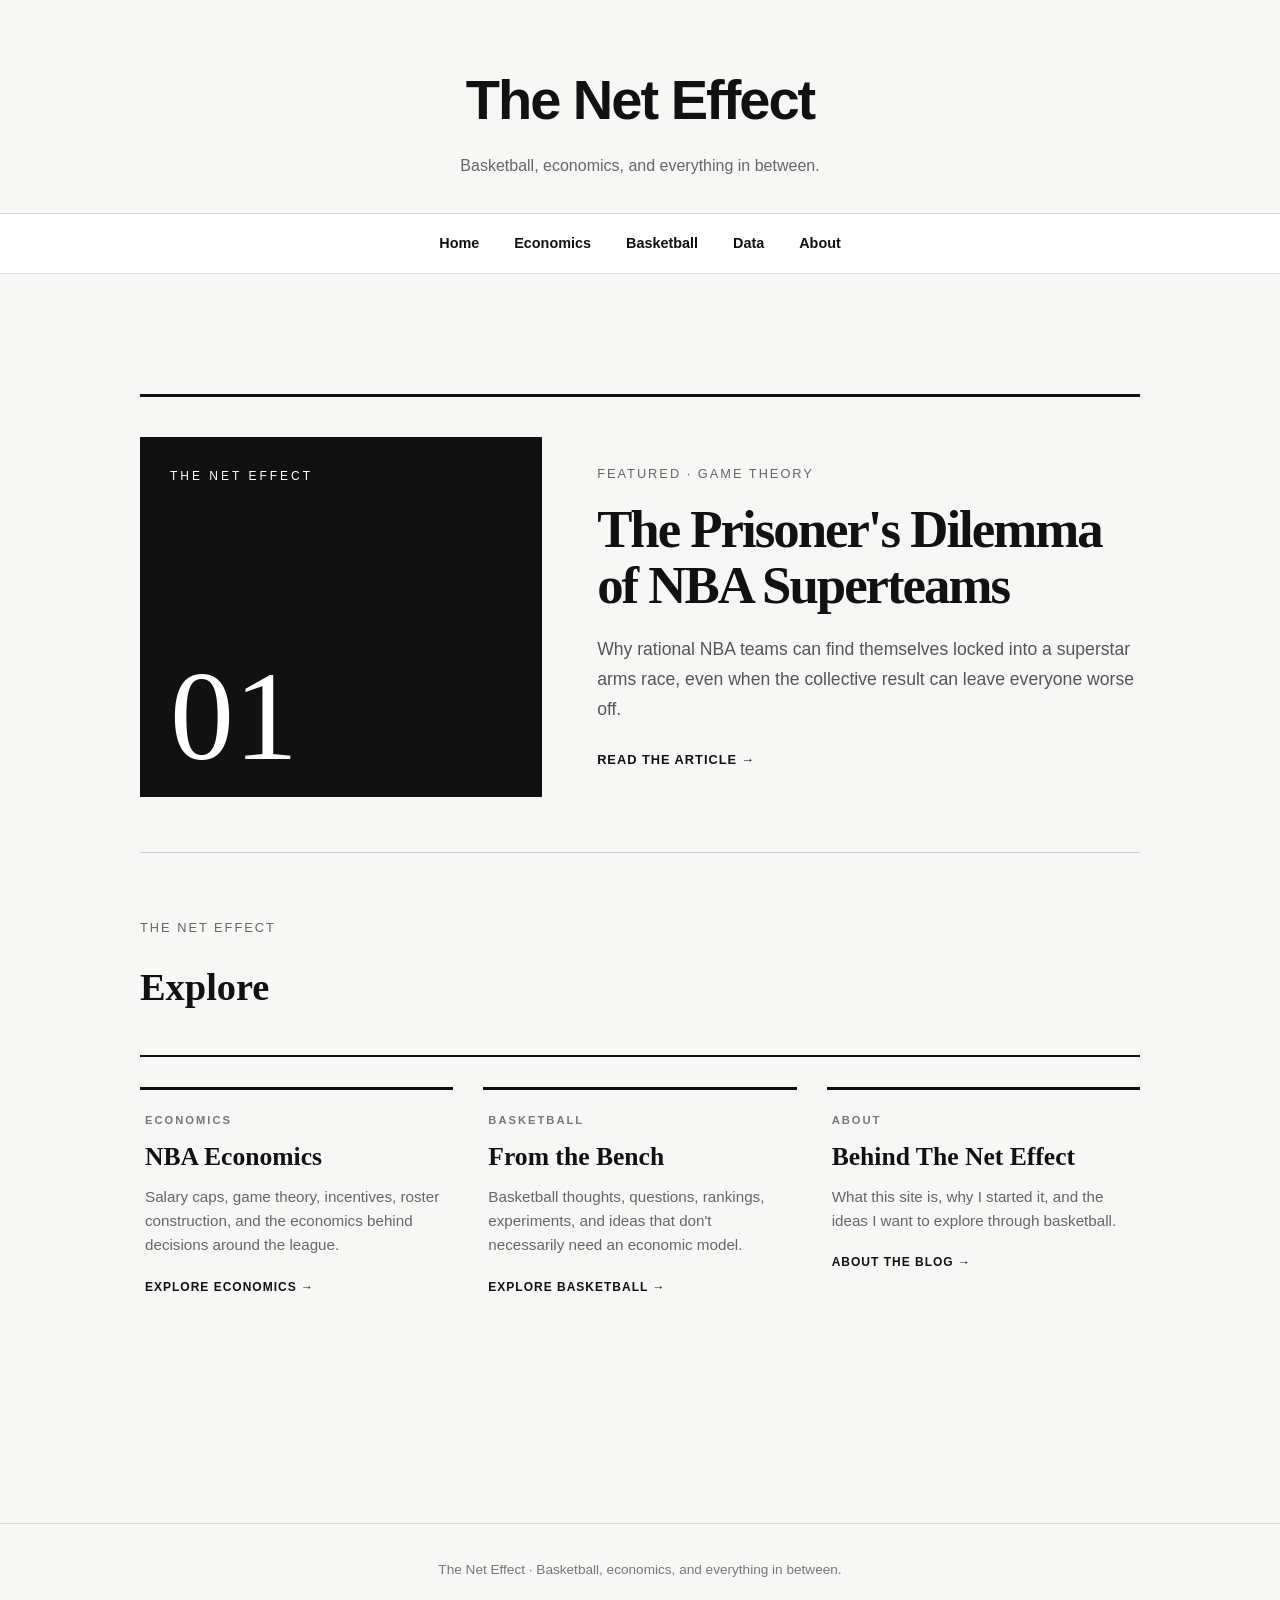
<file: index.html>
<!DOCTYPE html>
<html lang="en">
<head>
  <meta charset="UTF-8">
  <meta name="viewport" content="width=device-width, initial-scale=1.0">

  <title>The Net Effect</title>
  <link rel="stylesheet" href="css/style.css">
</head>

<body>

  <header>
    <h1>The Net Effect</h1>
    <p>Basketball, economics, and everything in between.</p>
  </header>

<nav>
  <a href="index.html">Home</a>
  <a href="economics.html">Economics</a>
  <a href="basketball.html">Basketball</a>
  <a href="data.html">Data</a>
  <a href="about.html">About</a>
</nav>

  <main>

   <main>

  <section class="featured-home">

    <div class="featured-visual">
      <span>THE NET EFFECT</span>
      <strong>01</strong>
    </div>

    <div class="featured-content">

      <div class="section-label">Featured · Game Theory</div>

      <h2>
        <a href="articles/prisoners-dilemma-superteams.html">
          The Prisoner's Dilemma of NBA Superteams
        </a>
      </h2>

      <p>
        Why rational NBA teams can find themselves locked into a superstar
        arms race, even when the collective result can leave everyone worse off.
      </p>

      <a class="read-more"
         href="articles/prisoners-dilemma-superteams.html">
        Read the article →
      </a>

    </div>

  </section>


  <section class="latest">

    <div class="section-heading">
      <div>
        <div class="section-label">The Net Effect</div>
        <h2>Explore</h2>
      </div>
    </div>

    <div class="article-grid">

      <a class="article-card-link" href="economics.html">
        <article class="article-card">
          <div class="card-category">Economics</div>
          <h3>NBA Economics</h3>
          <p>
            Salary caps, game theory, incentives, roster construction,
            and the economics behind decisions around the league.
          </p>
          <span>Explore Economics →</span>
        </article>
      </a>

      <a class="article-card-link" href="basketball.html">
        <article class="article-card">
          <div class="card-category">Basketball</div>
          <h3>From the Bench</h3>
          <p>
            Basketball thoughts, questions, rankings, experiments,
            and ideas that don't necessarily need an economic model.
          </p>
          <span>Explore Basketball →</span>
        </article>
      </a>

      <a class="article-card-link" href="about.html">
        <article class="article-card">
          <div class="card-category">About</div>
          <h3>Behind The Net Effect</h3>
          <p>
            What this site is, why I started it, and the ideas I want
            to explore through basketball.
          </p>
          <span>About the Blog →</span>
        </article>
      </a>

    </div>

  </section>

</main>

  </main>

  <footer>
    The Net Effect · Basketball, economics, and everything in between.
  </footer>

</body>
</html>
</file>
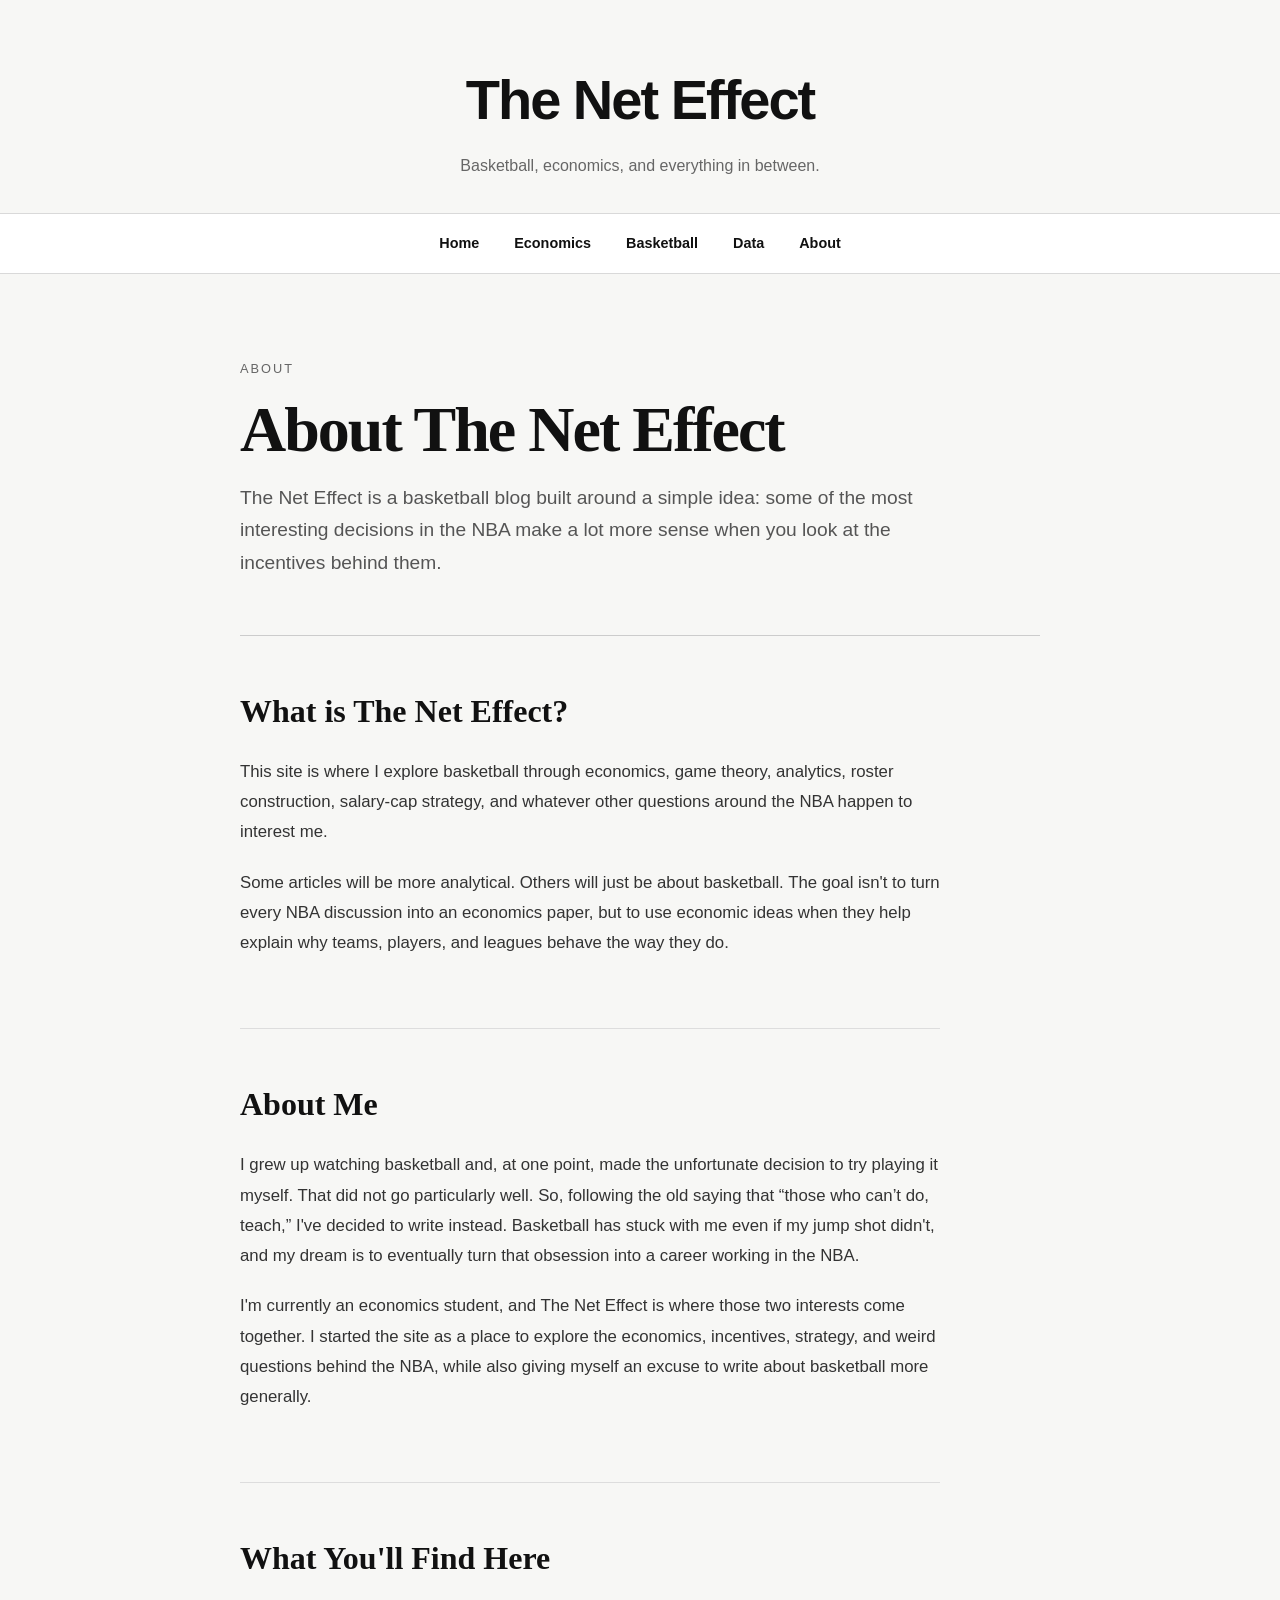
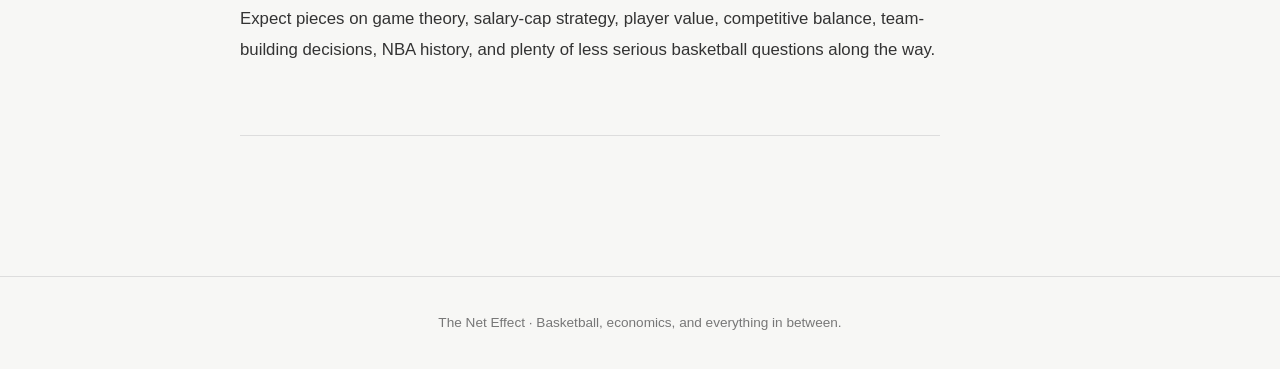
<file: about.html>
<!DOCTYPE html>
<html lang="en">

<head>
  <meta charset="UTF-8">
  <meta name="viewport" content="width=device-width, initial-scale=1.0">

  <title>About | The Net Effect</title>

  <link rel="stylesheet" href="css/style.css">
</head>

<body>

  <header>
    <h1>The Net Effect</h1>
    <p>Basketball, economics, and everything in between.</p>
  </header>

  <nav>
    <a href="index.html">Home</a>
    <a href="economics.html">Economics</a>
    <a href="basketball.html">Basketball</a>
    <a href="data.html">Data</a>
    <a href="about.html">About</a>
  </nav>

  <main class="about-page">

    <section class="page-intro">

      <div class="section-label">About</div>

      <h1>About The Net Effect</h1>

      <p>
        The Net Effect is a basketball blog built around a simple idea:
        some of the most interesting decisions in the NBA make a lot more
        sense when you look at the incentives behind them.
      </p>

    </section>


    <section class="about-section">

      <h2>What is The Net Effect?</h2>

      <p>
        This site is where I explore basketball through economics,
        game theory, analytics, roster construction, salary-cap strategy,
        and whatever other questions around the NBA happen to interest me.
      </p>

      <p>
        Some articles will be more analytical. Others will just be about
        basketball. The goal isn't to turn every NBA discussion into an
        economics paper, but to use economic ideas when they help explain
        why teams, players, and leagues behave the way they do. 
      </p>

    </section>


    <section class="about-section">

      <h2>About Me</h2>

      <p>
        I grew up watching basketball and, at one point, made the unfortunate
        decision to try playing it myself. That did not go particularly well.
        So, following the old saying that “those who can’t do, teach,” I've
        decided to write instead. Basketball has stuck with me even if my jump
        shot didn't, and my dream is to eventually turn that obsession into a
        career working in the NBA.
      </p>

      <p>
        I'm currently an economics student, and The Net Effect is where those
        two interests come together. I started the site as a place to explore
        the economics, incentives, strategy, and weird questions behind the NBA,
        while also giving myself an excuse to write about basketball more generally.
      </p>


    </section>


    <section class="about-section">

      <h2>What You'll Find Here</h2>

      <p>
        Expect pieces on game theory, salary-cap strategy, player value,
        competitive balance, team-building decisions, NBA history, and
        plenty of less serious basketball questions along the way.
      </p>

    </section>

  </main>

  <footer>
    The Net Effect · Basketball, economics, and everything in between.
  </footer>

</body>

</html>
</file>
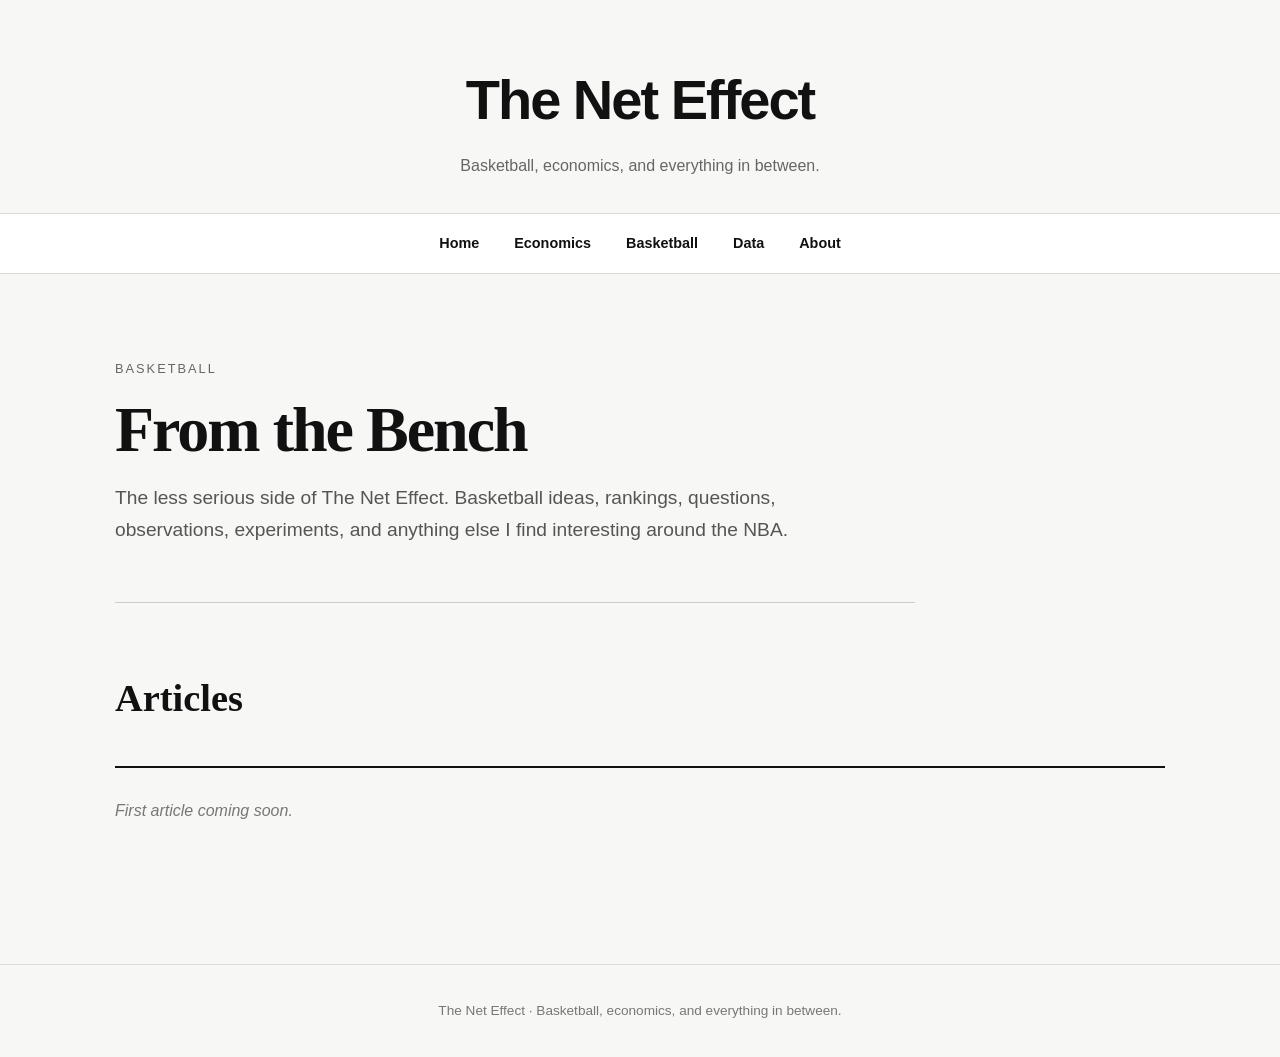
<file: basketball.html>
<!DOCTYPE html>
<html lang="en">

<head>
  <meta charset="UTF-8">
  <meta name="viewport" content="width=device-width, initial-scale=1.0">

  <title>Basketball | The Net Effect</title>

  <link rel="stylesheet" href="css/style.css">
</head>

<body>

  <header>
    <h1>The Net Effect</h1>
    <p>Basketball, economics, and everything in between.</p>
  </header>

  <nav>
    <a href="index.html">Home</a>
    <a href="economics.html">Economics</a>
    <a href="basketball.html">Basketball</a>
    <a href="data.html">Data</a>
    <a href="about.html">About</a>
  </nav>

  <main>

    <section class="page-intro">

      <div class="section-label">Basketball</div>

      <h1>From the Bench</h1>

      <p>
        The less serious side of The Net Effect. Basketball ideas,
        rankings, questions, observations, experiments, and anything
        else I find interesting around the NBA.
      </p>

    </section>

    <section class="latest">

      <div class="section-heading">
        <h2>Articles</h2>
      </div>

      <p class="coming-soon">
        First article coming soon.
      </p>

    </section>

  </main>

  <footer>
    The Net Effect · Basketball, economics, and everything in between.
  </footer>

</body>

</html>
</file>
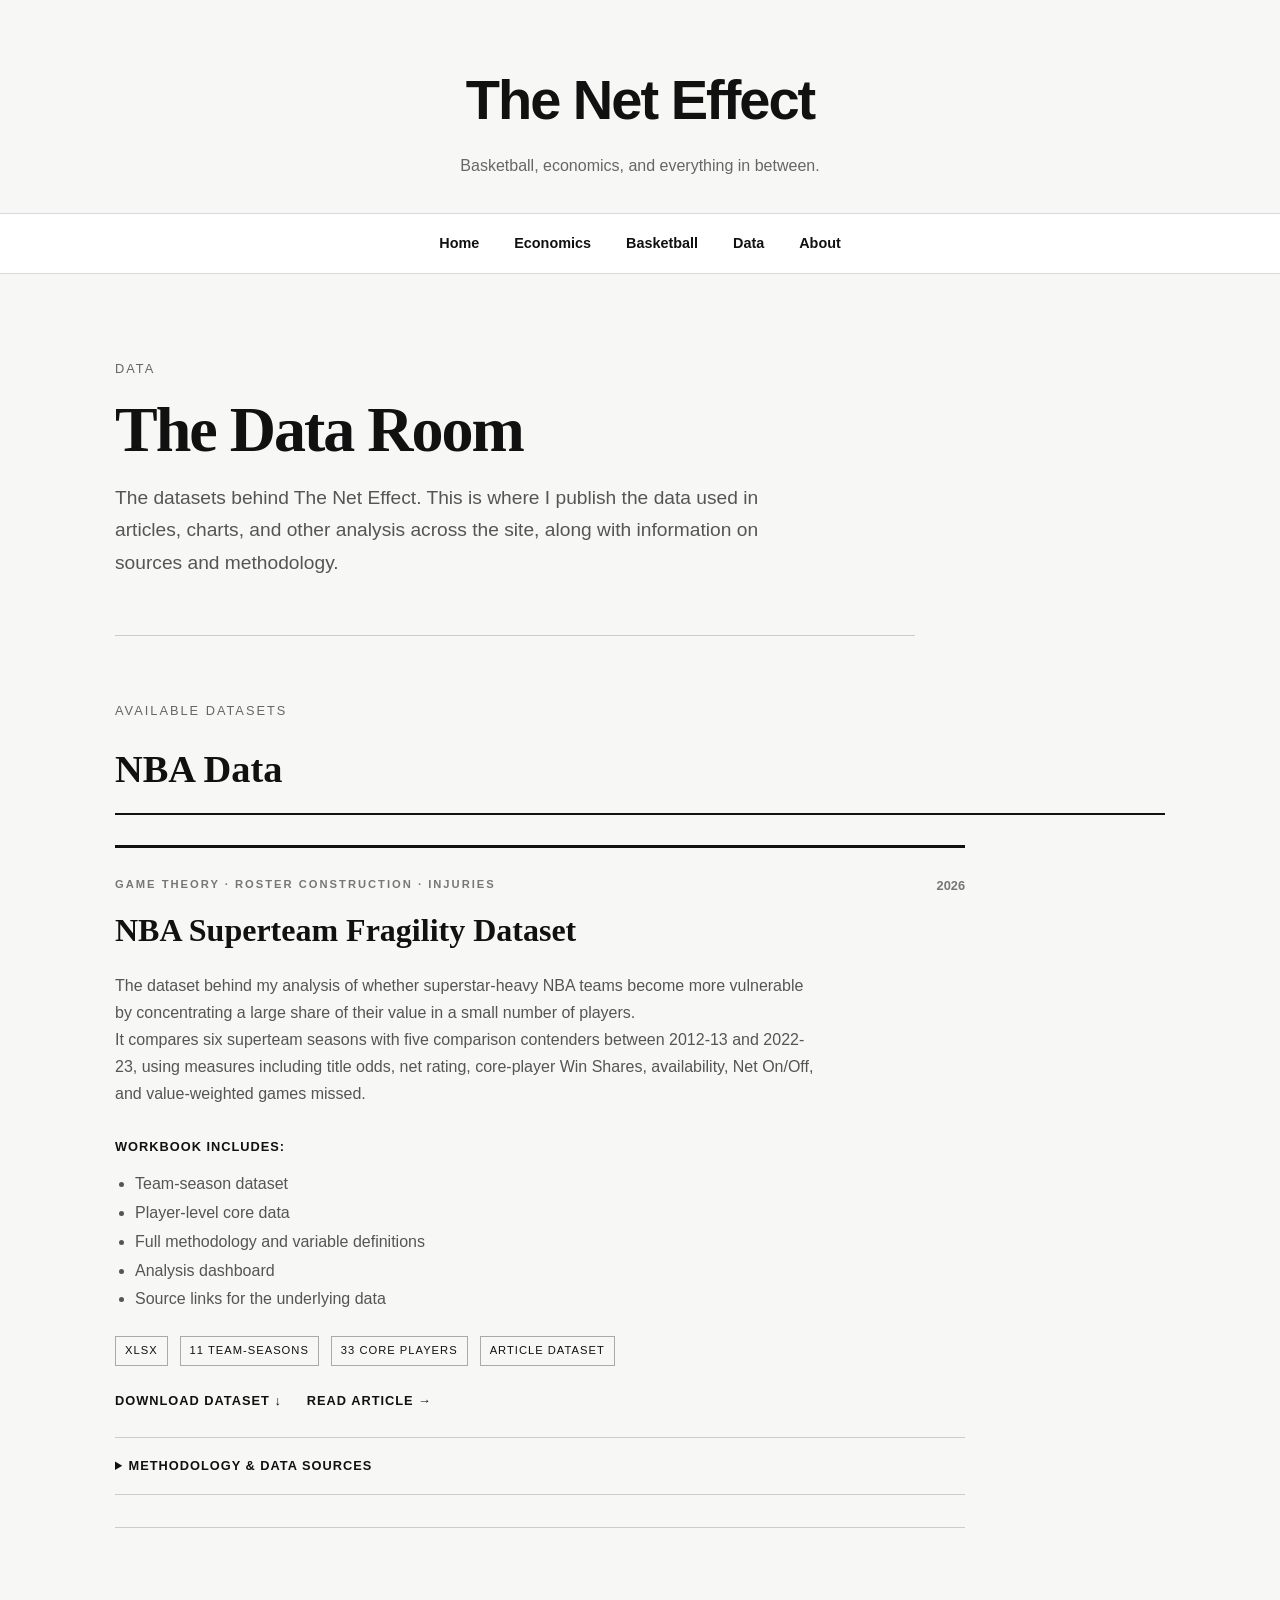
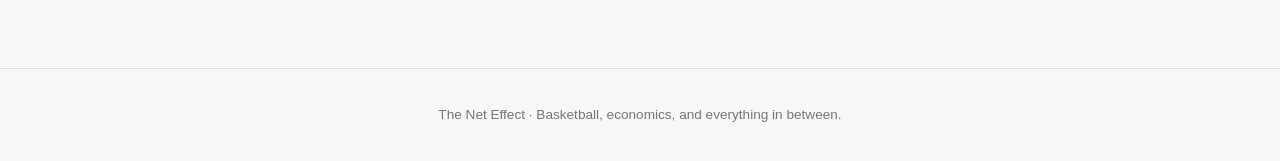
<file: data.html>
<!DOCTYPE html>
<html lang="en">

<head>
  <meta charset="UTF-8">
  <meta name="viewport" content="width=device-width, initial-scale=1.0">

  <title>Data | The Net Effect</title>

  <link rel="stylesheet" href="css/style.css">
</head>

<body>

  <header>
    <h1>The Net Effect</h1>
    <p>Basketball, economics, and everything in between.</p>
  </header>

  <nav>
    <a href="index.html">Home</a>
    <a href="economics.html">Economics</a>
    <a href="basketball.html">Basketball</a>
    <a href="data.html">Data</a>
    <a href="about.html">About</a>
  </nav>


  <main>

    <section class="page-intro">

      <div class="section-label">Data</div>

      <h1>The Data Room</h1>

      <p>
        The datasets behind The Net Effect. This is where I publish the
        data used in articles, charts, and other analysis across the site,
        along with information on sources and methodology.
      </p>

    </section>


    <section class="dataset-section">

      <div class="section-heading">
        <div>
          <div class="section-label">Available Datasets</div>
          <h2>NBA Data</h2>
        </div>
      </div>


      <article class="dataset-card">

  <div class="dataset-top">

    <div>
      <div class="card-category">
        Game Theory · Roster Construction · Injuries
      </div>

      <h2>NBA Superteam Fragility Dataset</h2>
    </div>

    <div class="dataset-year">
      2026
    </div>

  </div>

  <p>
    The dataset behind my analysis of whether superstar-heavy NBA teams
    become more vulnerable by concentrating a large share of their value
    in a small number of players.
  </p>

  <p>
    It compares six superteam seasons with five comparison contenders
    between 2012-13 and 2022-23, using measures including title odds,
    net rating, core-player Win Shares, availability, Net On/Off, and
    value-weighted games missed.
  </p>

  <div class="dataset-contents">
    <strong>Workbook includes:</strong>

    <ul>
      <li>Team-season dataset</li>
      <li>Player-level core data</li>
      <li>Full methodology and variable definitions</li>
      <li>Analysis dashboard</li>
      <li>Source links for the underlying data</li>
    </ul>
  </div>

  <div class="dataset-meta">
    <span>XLSX</span>
    <span>11 Team-Seasons</span>
    <span>33 Core Players</span>
    <span>Article Dataset</span>
  </div>

  <div class="dataset-links">

    <a href="data/superteams/nba_superteam_fragility_dataset.xlsx"
       download>
      Download Dataset ↓
    </a>

    <a href="articles/prisoners-dilemma-superteams.html">
      Read Article →
    </a>

  </div>
<details class="dataset-sources">

  <summary>
    Methodology & Data Sources
  </summary>

  <div class="dataset-source-content">

    <p>
      <strong>Dataset:</strong> Author’s calculations using team-season data
      from Basketball-Reference and player-level Win Share and Net On/Off
      data from The Basketball Database. Preseason championship odds are
      taken from Basketball-Reference. All derived metrics, including Core-3
      Win Share concentration, core availability, and value-weighted games
      missed, were calculated by the author.
    </p>

    <h3>Basketball-Reference Team-Season Data</h3>

    <ul>
      <li>
        <a href="https://www.basketball-reference.com/teams/MIA/2013.html"
           target="_blank" rel="noopener noreferrer">
          2012-13 Miami Heat
        </a>
      </li>

      <li>
        <a href="https://www.basketball-reference.com/teams/SAS/2014.html"
           target="_blank" rel="noopener noreferrer">
          2013-14 San Antonio Spurs
        </a>
      </li>

      <li>
        <a href="https://www.basketball-reference.com/teams/CLE/2016.html"
           target="_blank" rel="noopener noreferrer">
          2015-16 Cleveland Cavaliers
        </a>
      </li>

      <li>
        <a href="https://www.basketball-reference.com/teams/GSW/2017.html"
           target="_blank" rel="noopener noreferrer">
          2016-17 Golden State Warriors
        </a>
      </li>

      <li>
        <a href="https://www.basketball-reference.com/teams/GSW/2019.html"
           target="_blank" rel="noopener noreferrer">
          2018-19 Golden State Warriors
        </a>
      </li>

      <li>
        <a href="https://www.basketball-reference.com/teams/TOR/2019.html"
           target="_blank" rel="noopener noreferrer">
          2018-19 Toronto Raptors
        </a>
      </li>

      <li>
        <a href="https://www.basketball-reference.com/teams/BRK/2021.html"
           target="_blank" rel="noopener noreferrer">
          2020-21 Brooklyn Nets
        </a>
      </li>

      <li>
        <a href="https://www.basketball-reference.com/teams/MIL/2021.html"
           target="_blank" rel="noopener noreferrer">
          2020-21 Milwaukee Bucks
        </a>
      </li>

      <li>
        <a href="https://www.basketball-reference.com/teams/LAL/2022.html"
           target="_blank" rel="noopener noreferrer">
          2021-22 Los Angeles Lakers
        </a>
      </li>

      <li>
        <a href="https://www.basketball-reference.com/teams/BOS/2022.html"
           target="_blank" rel="noopener noreferrer">
          2021-22 Boston Celtics
        </a>
      </li>

      <li>
        <a href="https://www.basketball-reference.com/teams/DEN/2023.html"
           target="_blank" rel="noopener noreferrer">
          2022-23 Denver Nuggets
        </a>
      </li>
    </ul>

    <p>
      Additional player-level Win Share and Net On/Off sources from
      The Basketball Database are documented in the downloadable workbook.
    </p>

    <a class="dataset-source-download"
       href="data/superteams/nba_superteam_fragility_dataset.xlsx"
       download>
      Download Full Dataset & Methodology ↓
    </a>

  </div>

</details>
        
</article>

    </section>

  </main>


  <footer>
    The Net Effect · Basketball, economics, and everything in between.
  </footer>

</body>

</html>
</file>
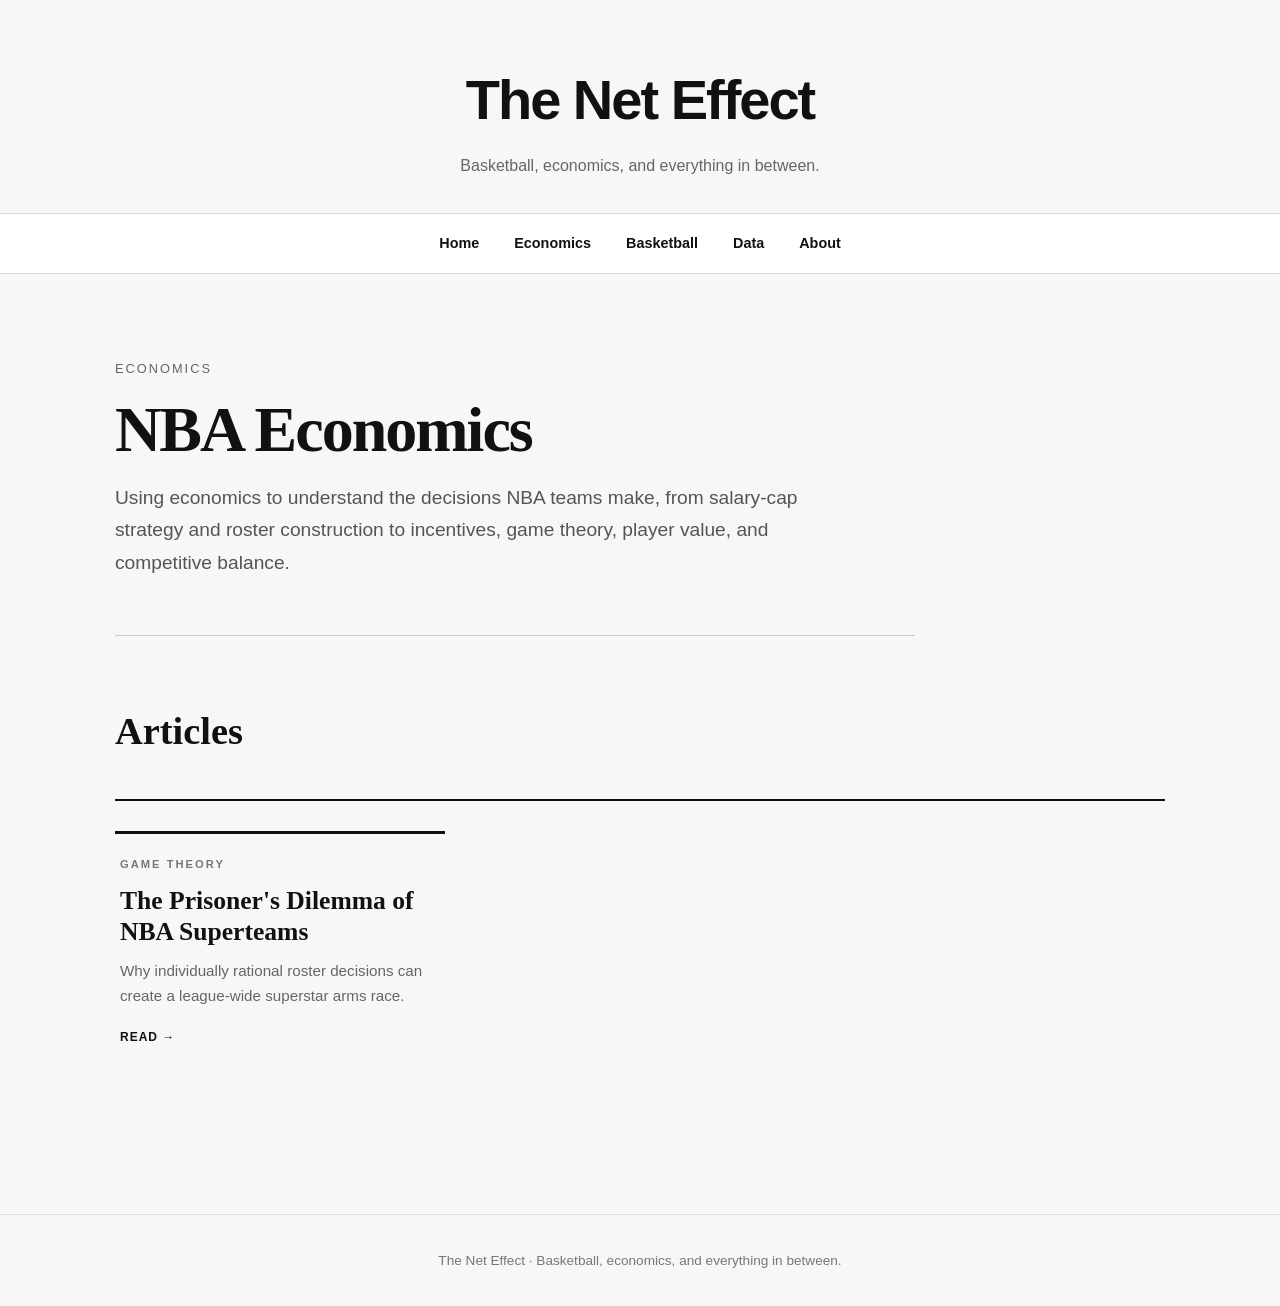
<file: economics.html>
<!DOCTYPE html>
<html lang="en">

<head>
  <meta charset="UTF-8">
  <meta name="viewport" content="width=device-width, initial-scale=1.0">

  <title>Economics | The Net Effect</title>

  <link rel="stylesheet" href="css/style.css">
</head>

<body>

  <header>
    <h1>The Net Effect</h1>
    <p>Basketball, economics, and everything in between.</p>
  </header>

  <nav>
    <a href="index.html">Home</a>
    <a href="economics.html">Economics</a>
    <a href="basketball.html">Basketball</a>
    <a href="data.html">Data</a>
    <a href="about.html">About</a>
  </nav>

  <main>

    <section class="page-intro">

      <div class="section-label">Economics</div>

      <h1>NBA Economics</h1>

      <p>
        Using economics to understand the decisions NBA teams make,
        from salary-cap strategy and roster construction to incentives,
        game theory, player value, and competitive balance.
      </p>

    </section>

    <section class="latest">

      <div class="section-heading">
        <h2>Articles</h2>
      </div>

      <div class="article-grid">

        <a class="article-card-link"
           href="articles/prisoners-dilemma-superteams.html">

          <article class="article-card">

            <div class="card-category">
              Game Theory
            </div>

            <h3>
              The Prisoner's Dilemma of NBA Superteams
            </h3>

            <p>
              Why individually rational roster decisions can create
              a league-wide superstar arms race.
            </p>

            <span>Read →</span>

          </article>

        </a>

      </div>

    </section>

  </main>

  <footer>
    The Net Effect · Basketball, economics, and everything in between.
  </footer>

</body>

</html>
</file>
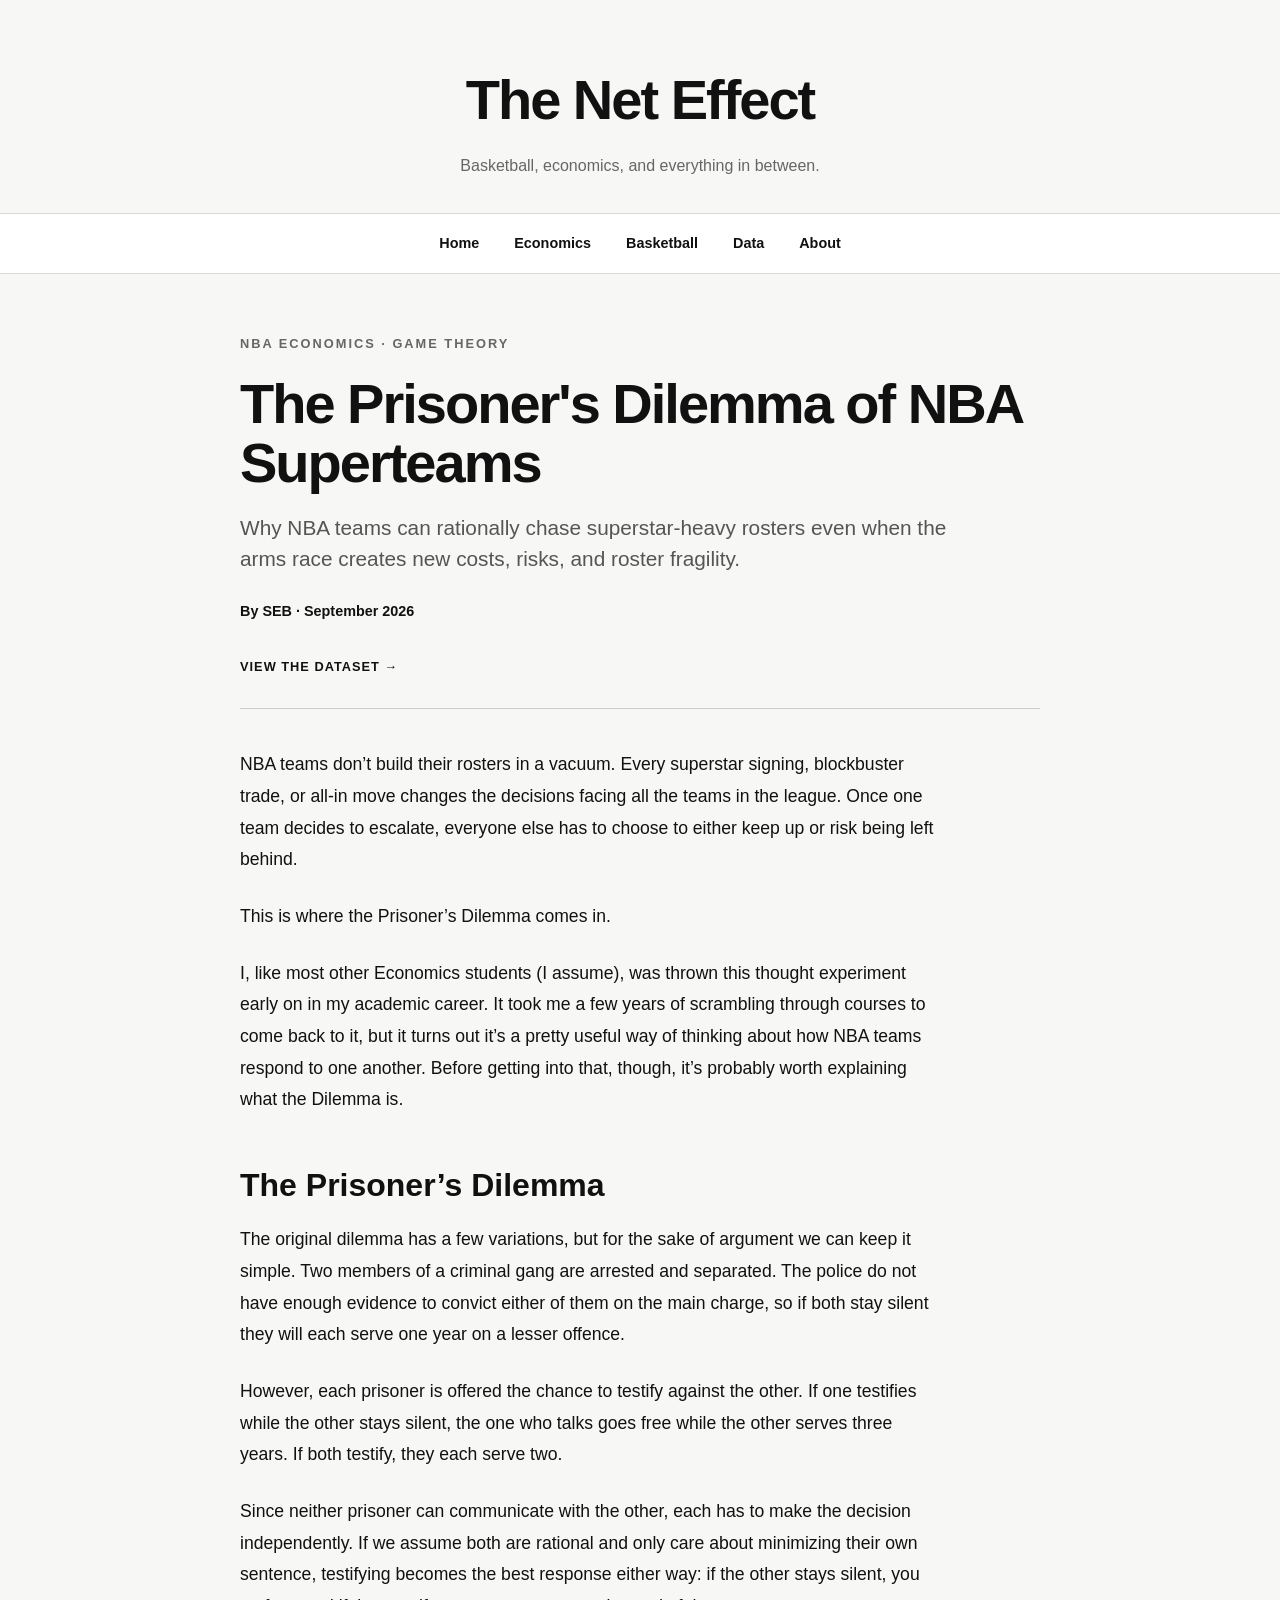
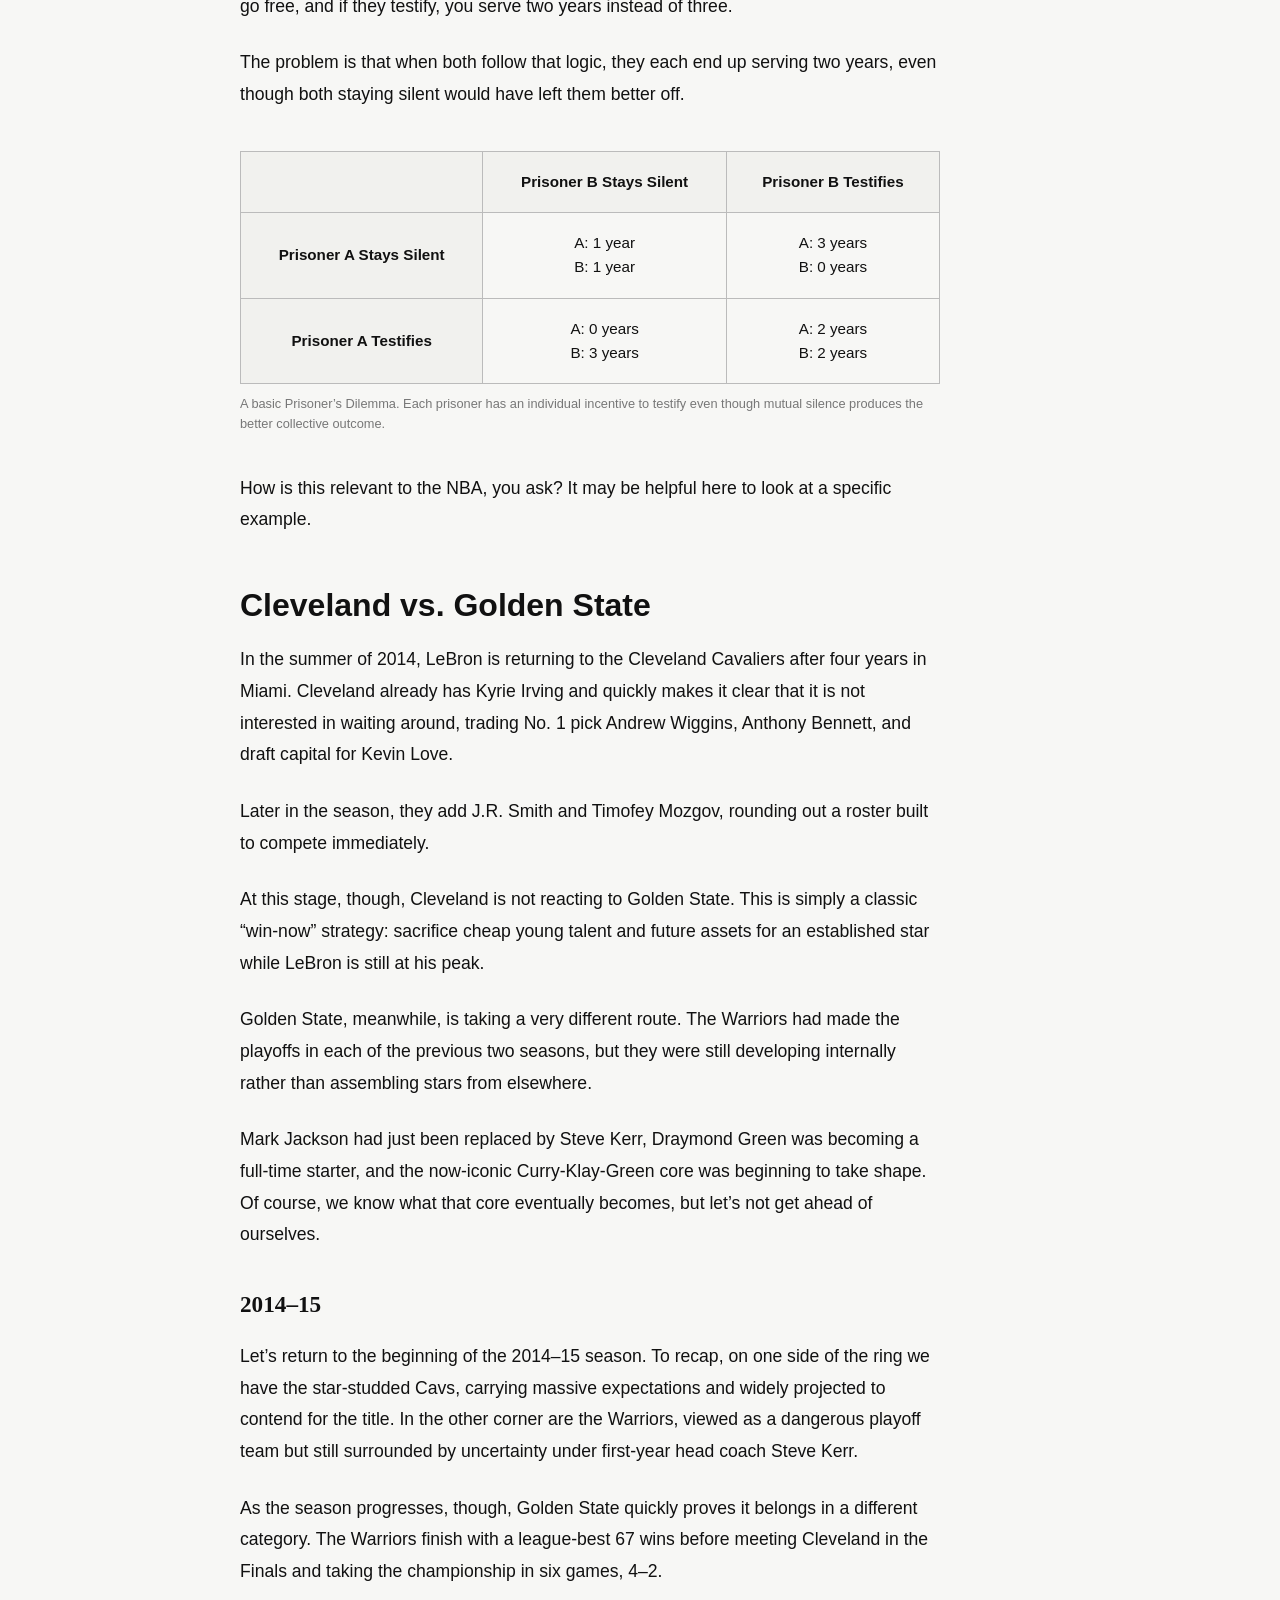
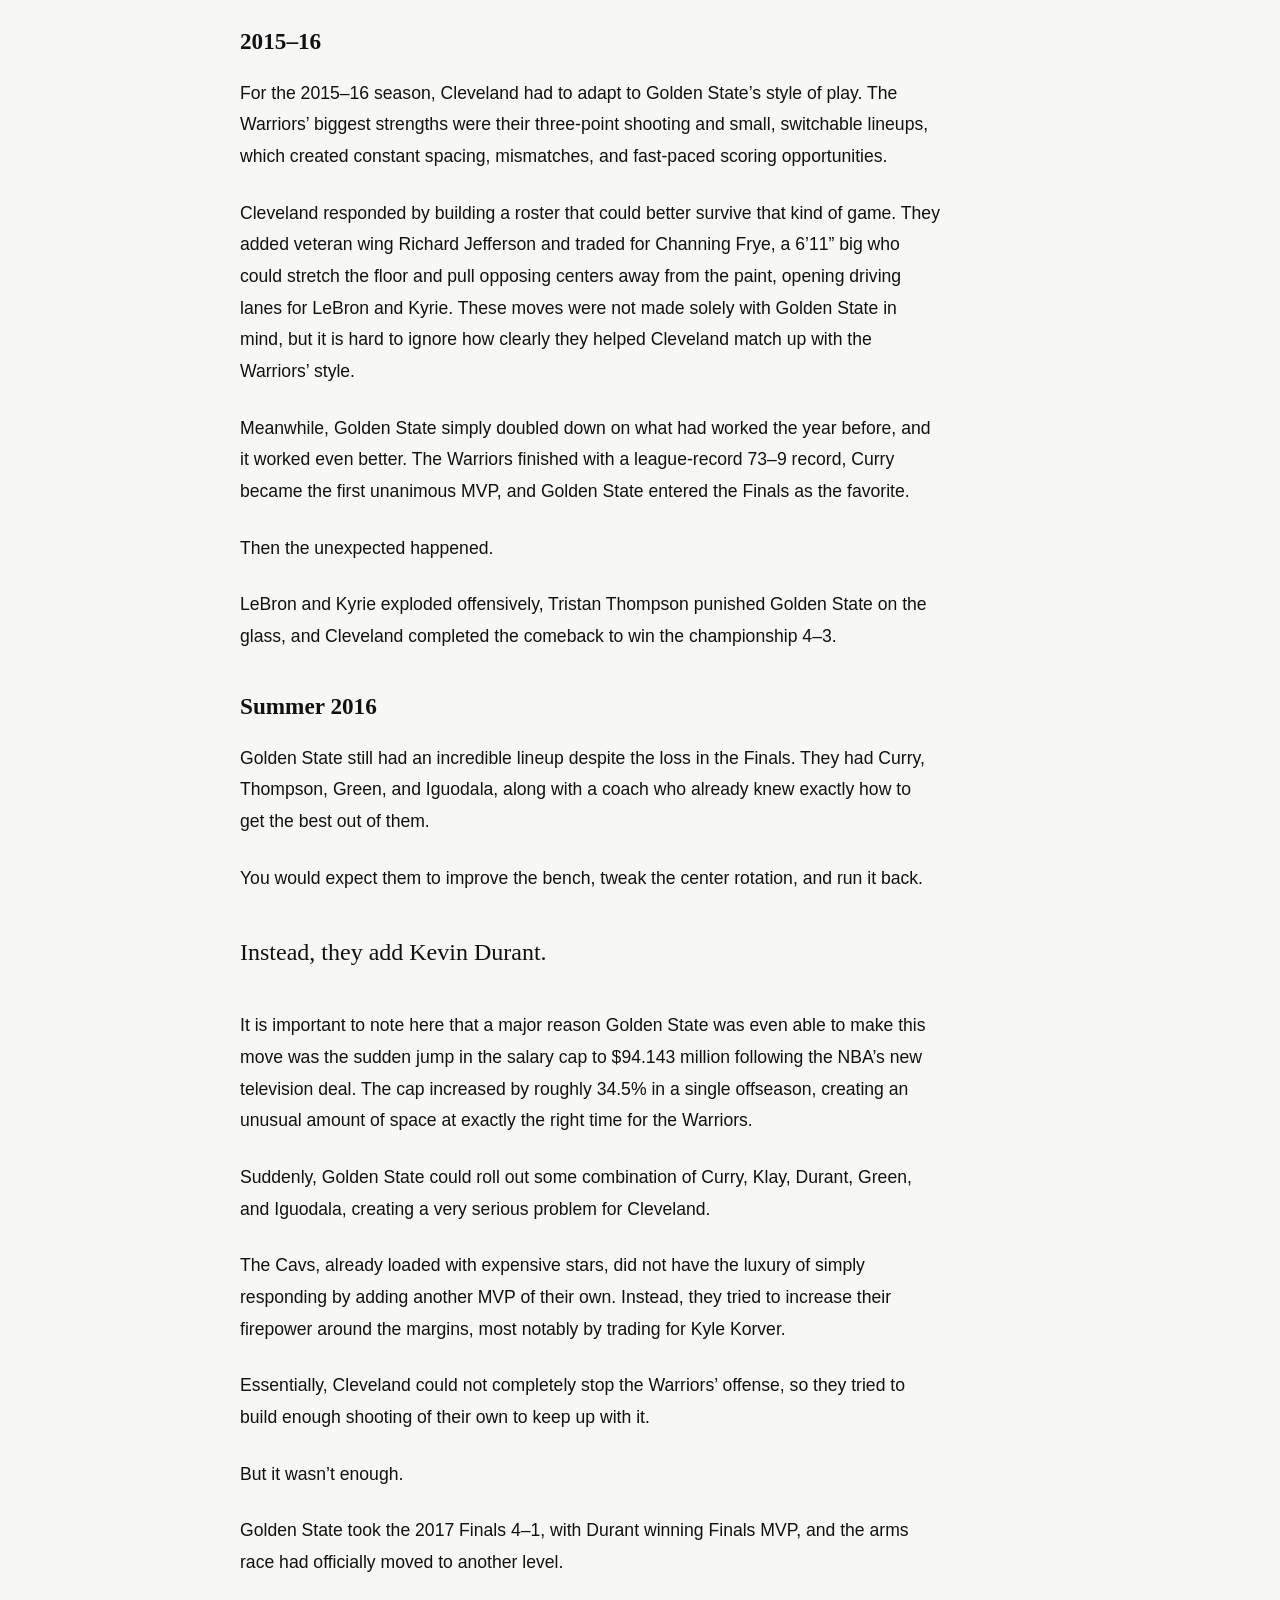
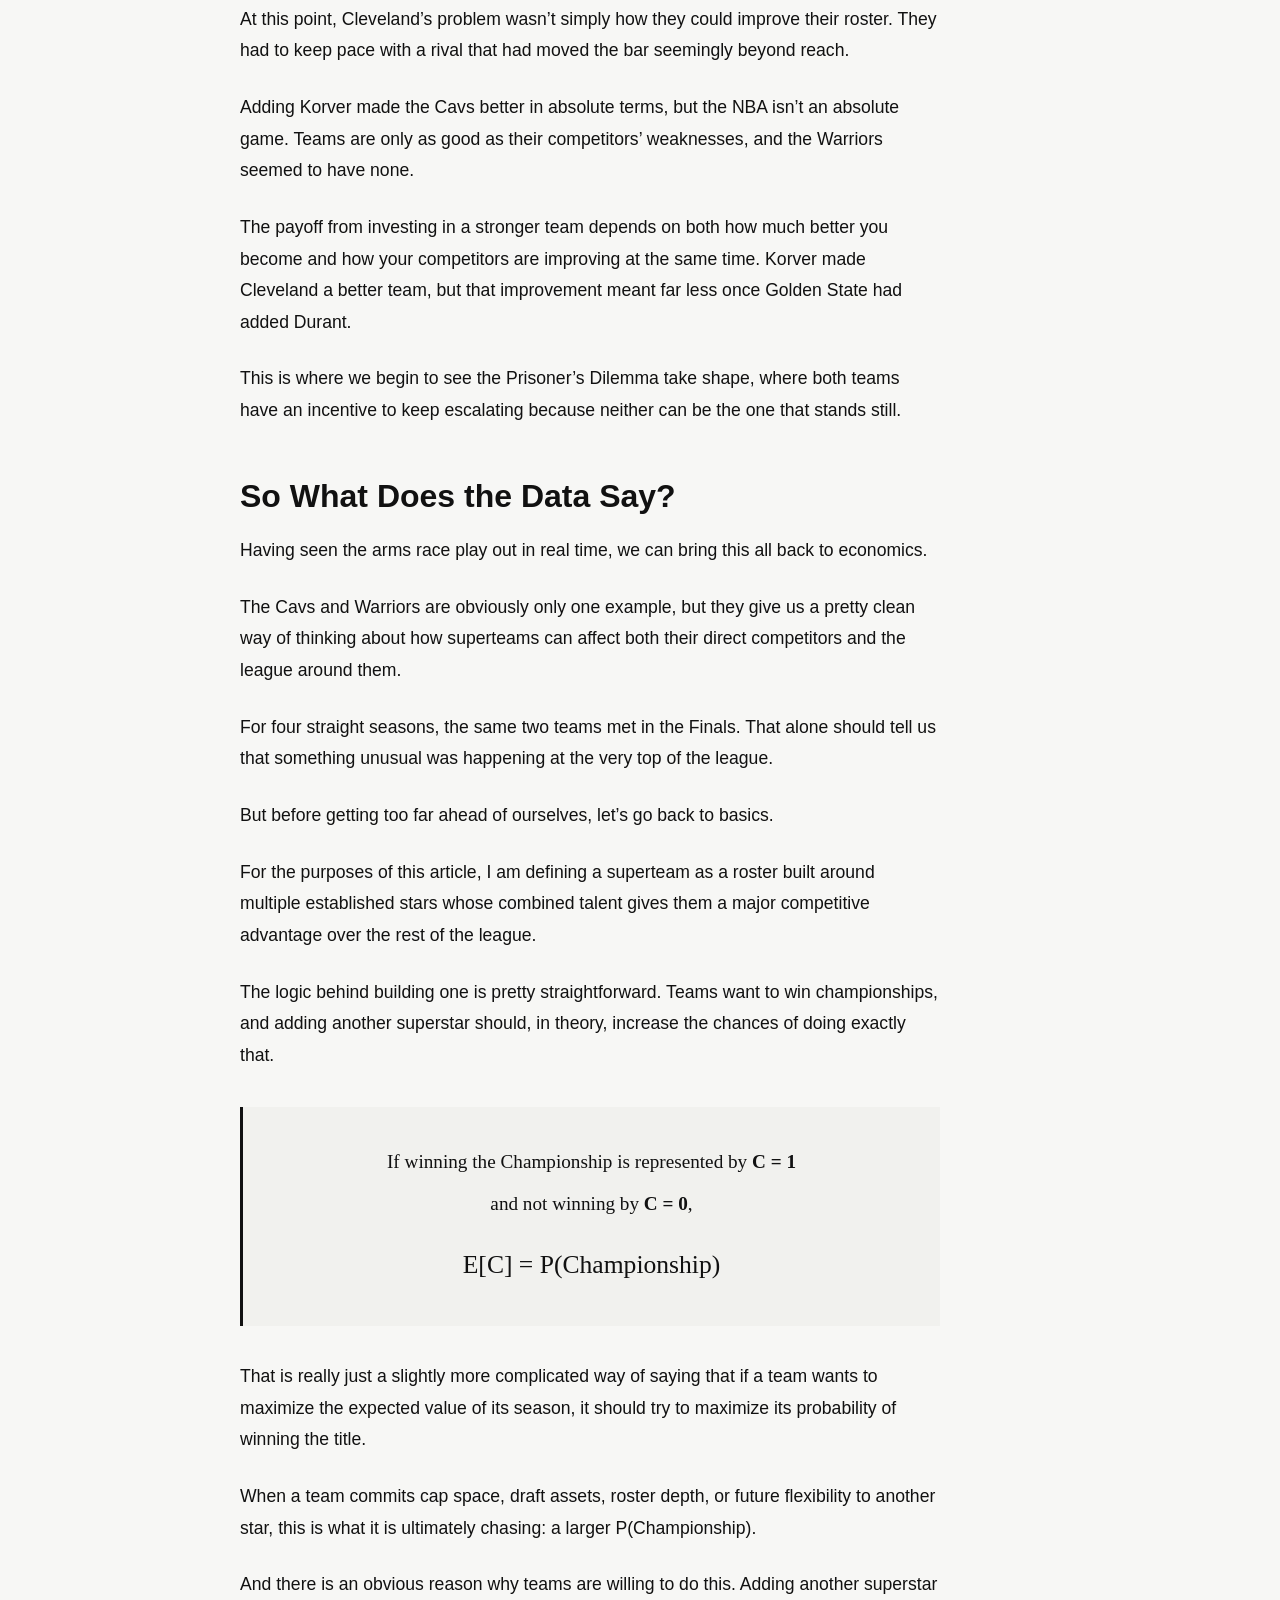
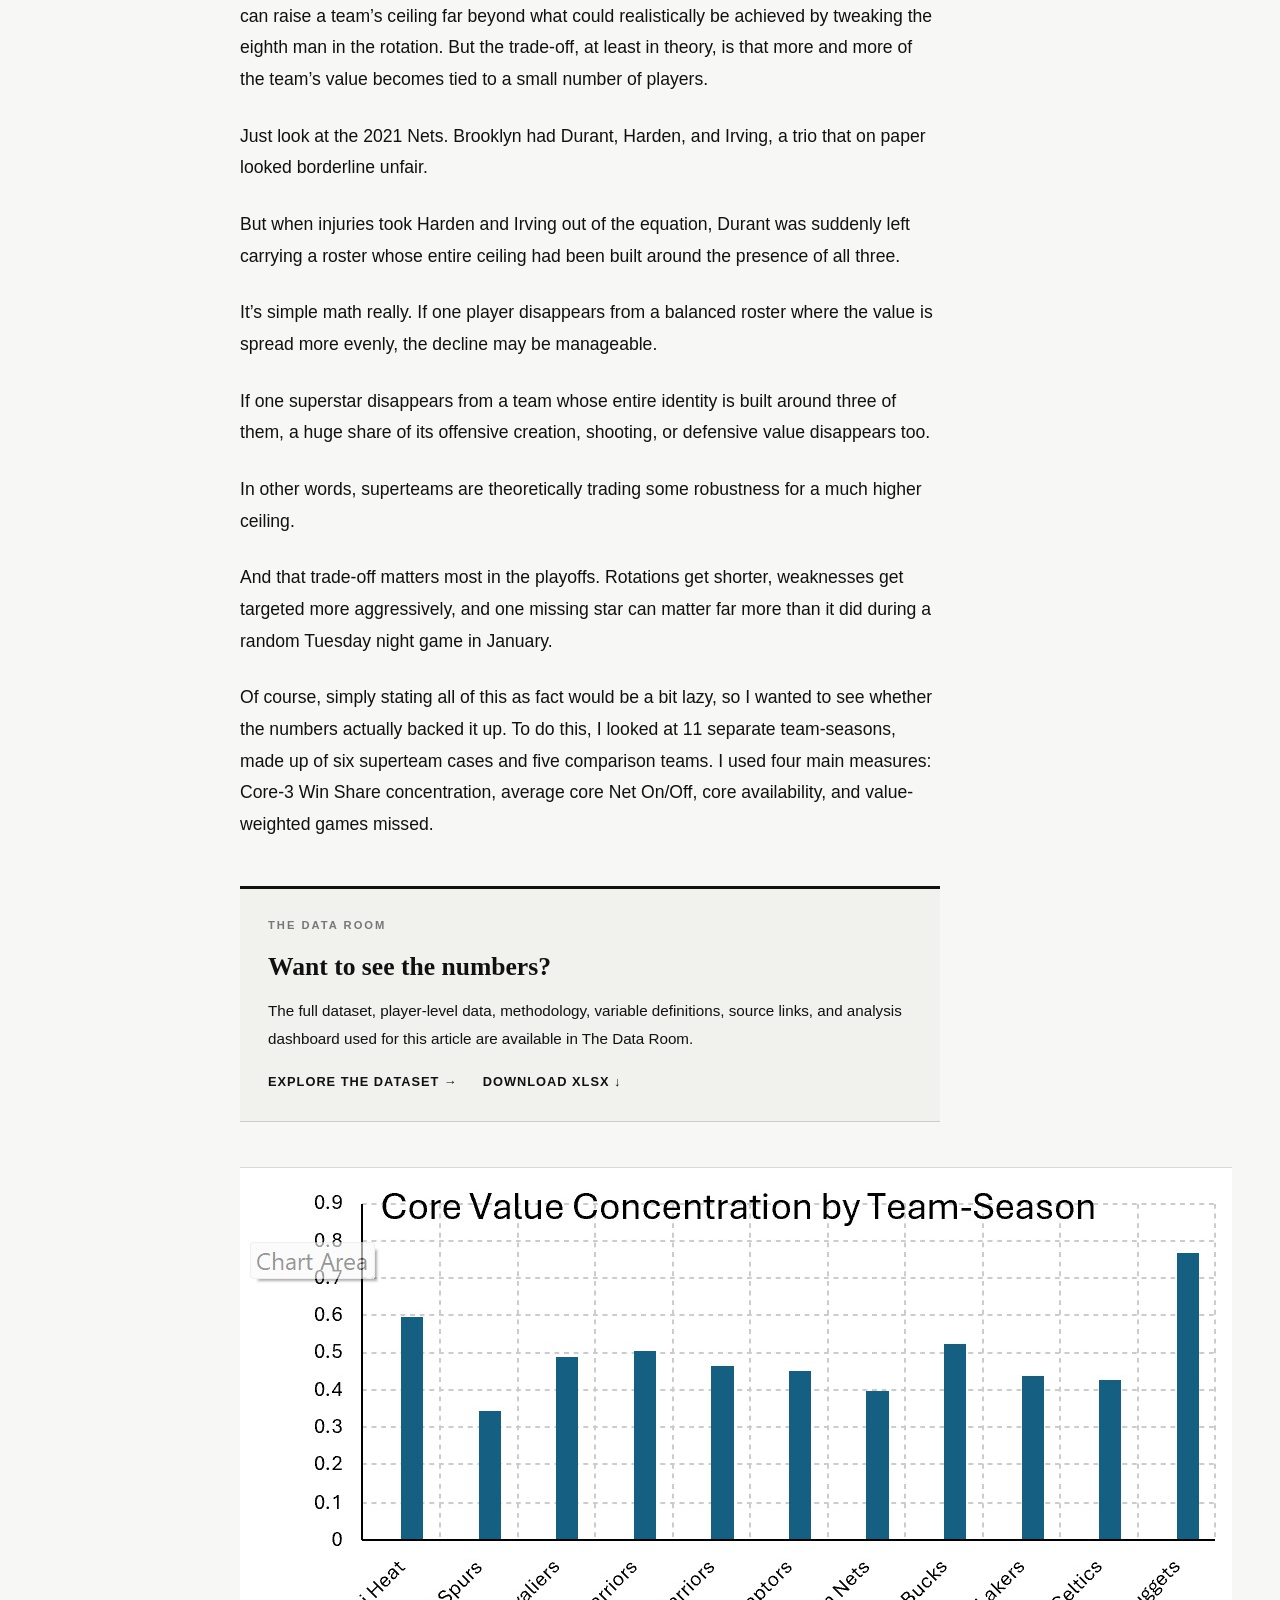
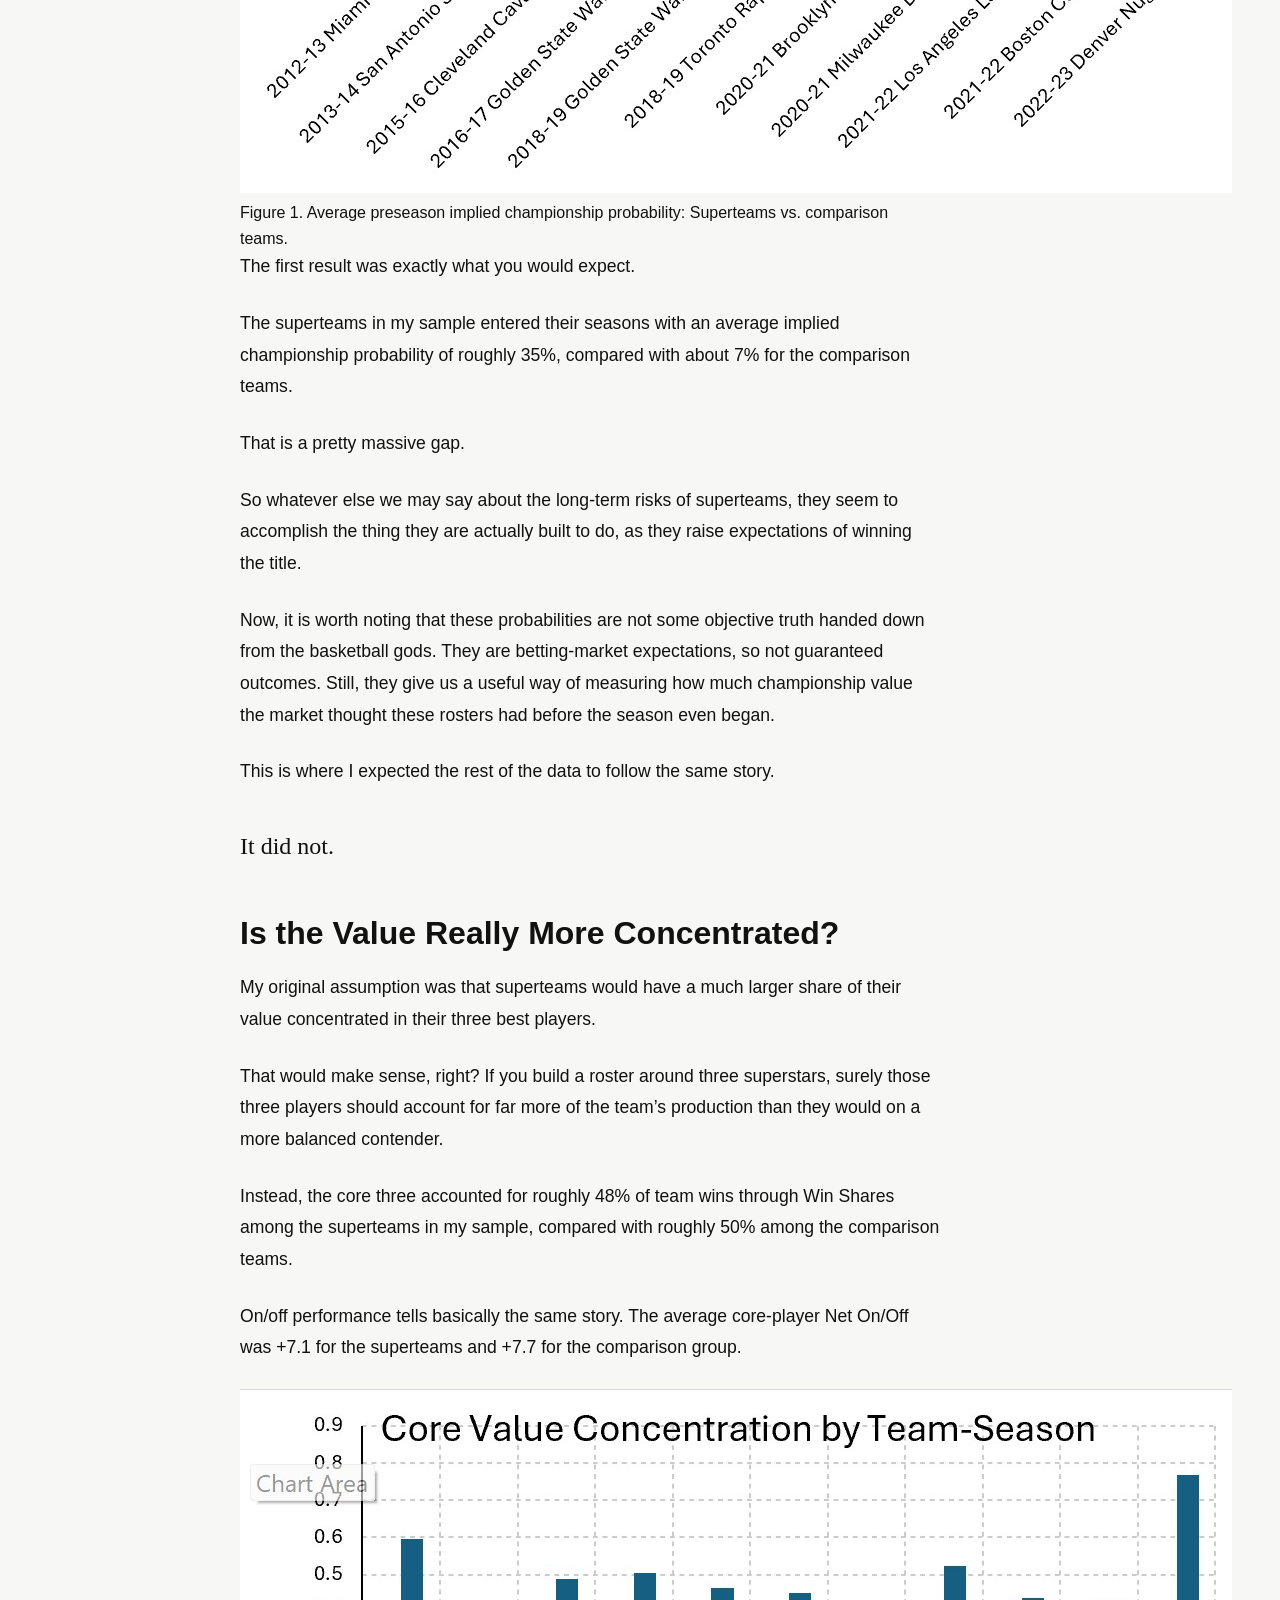
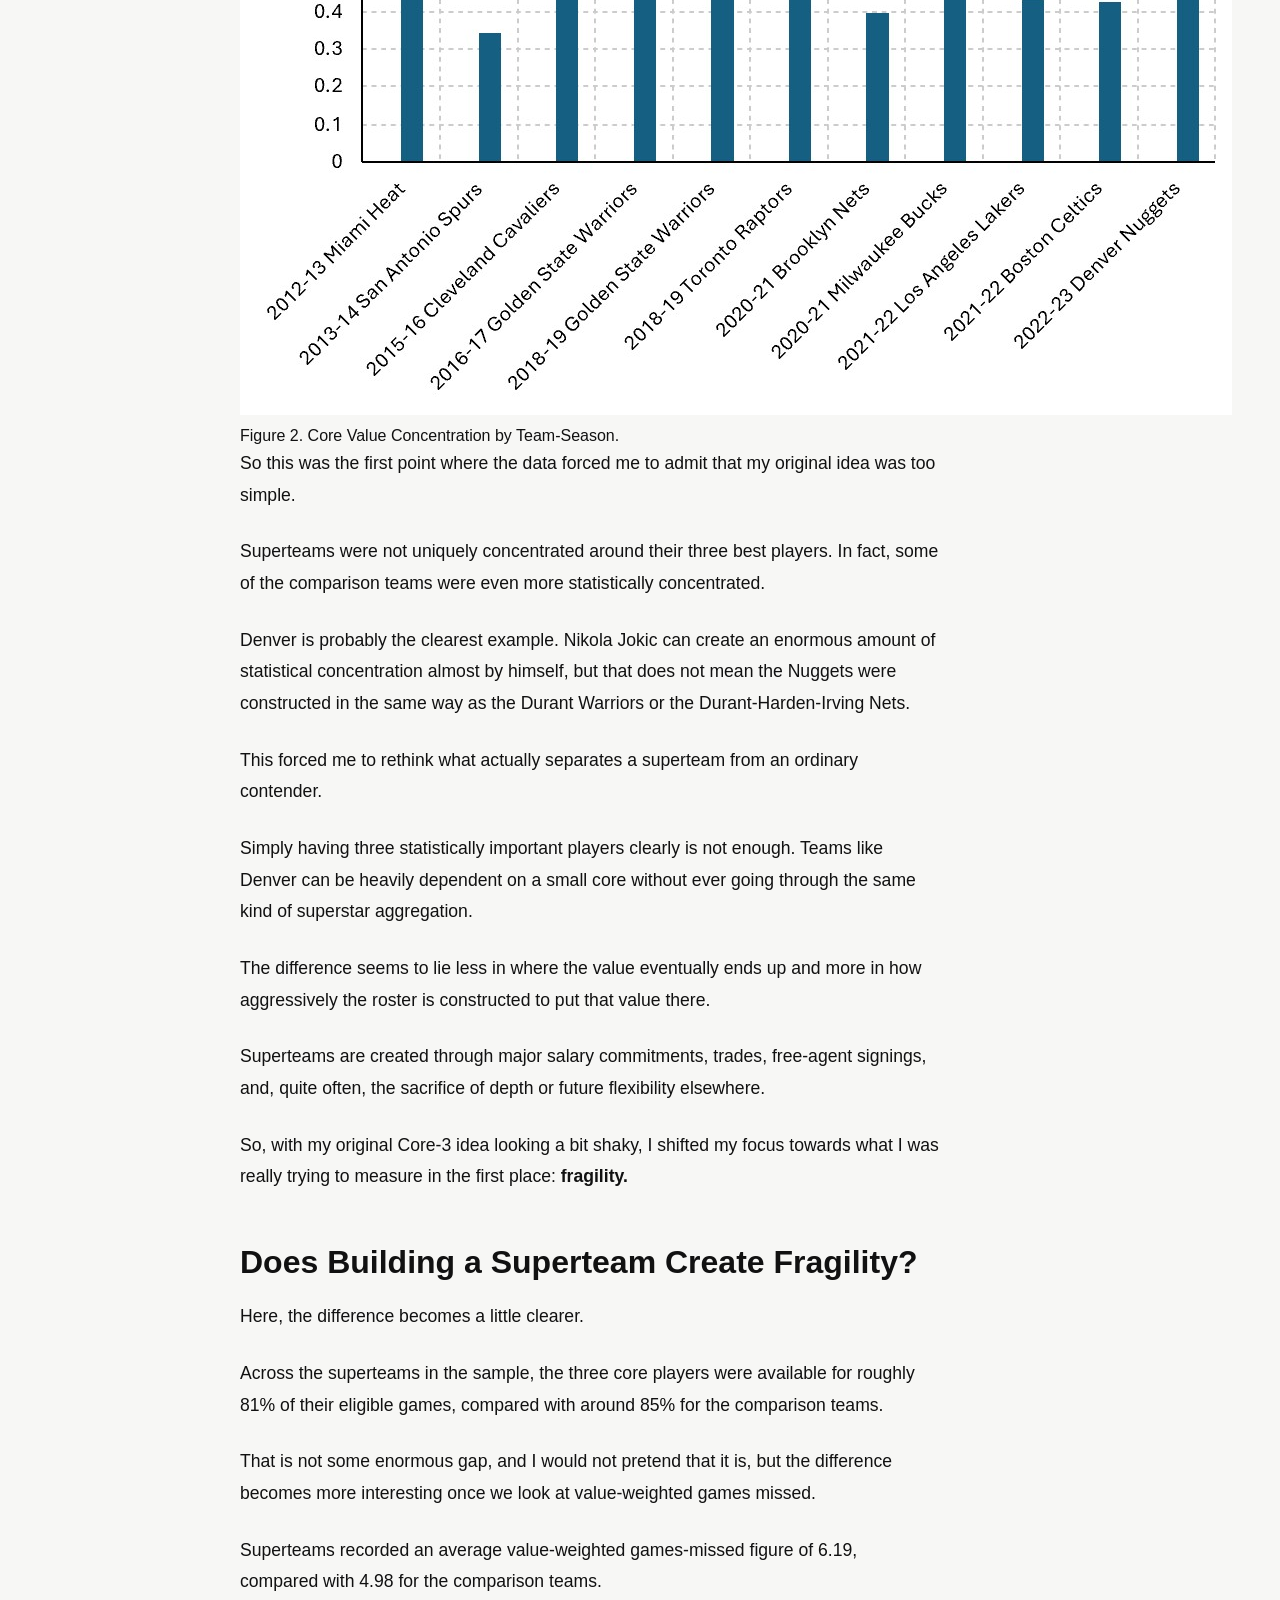
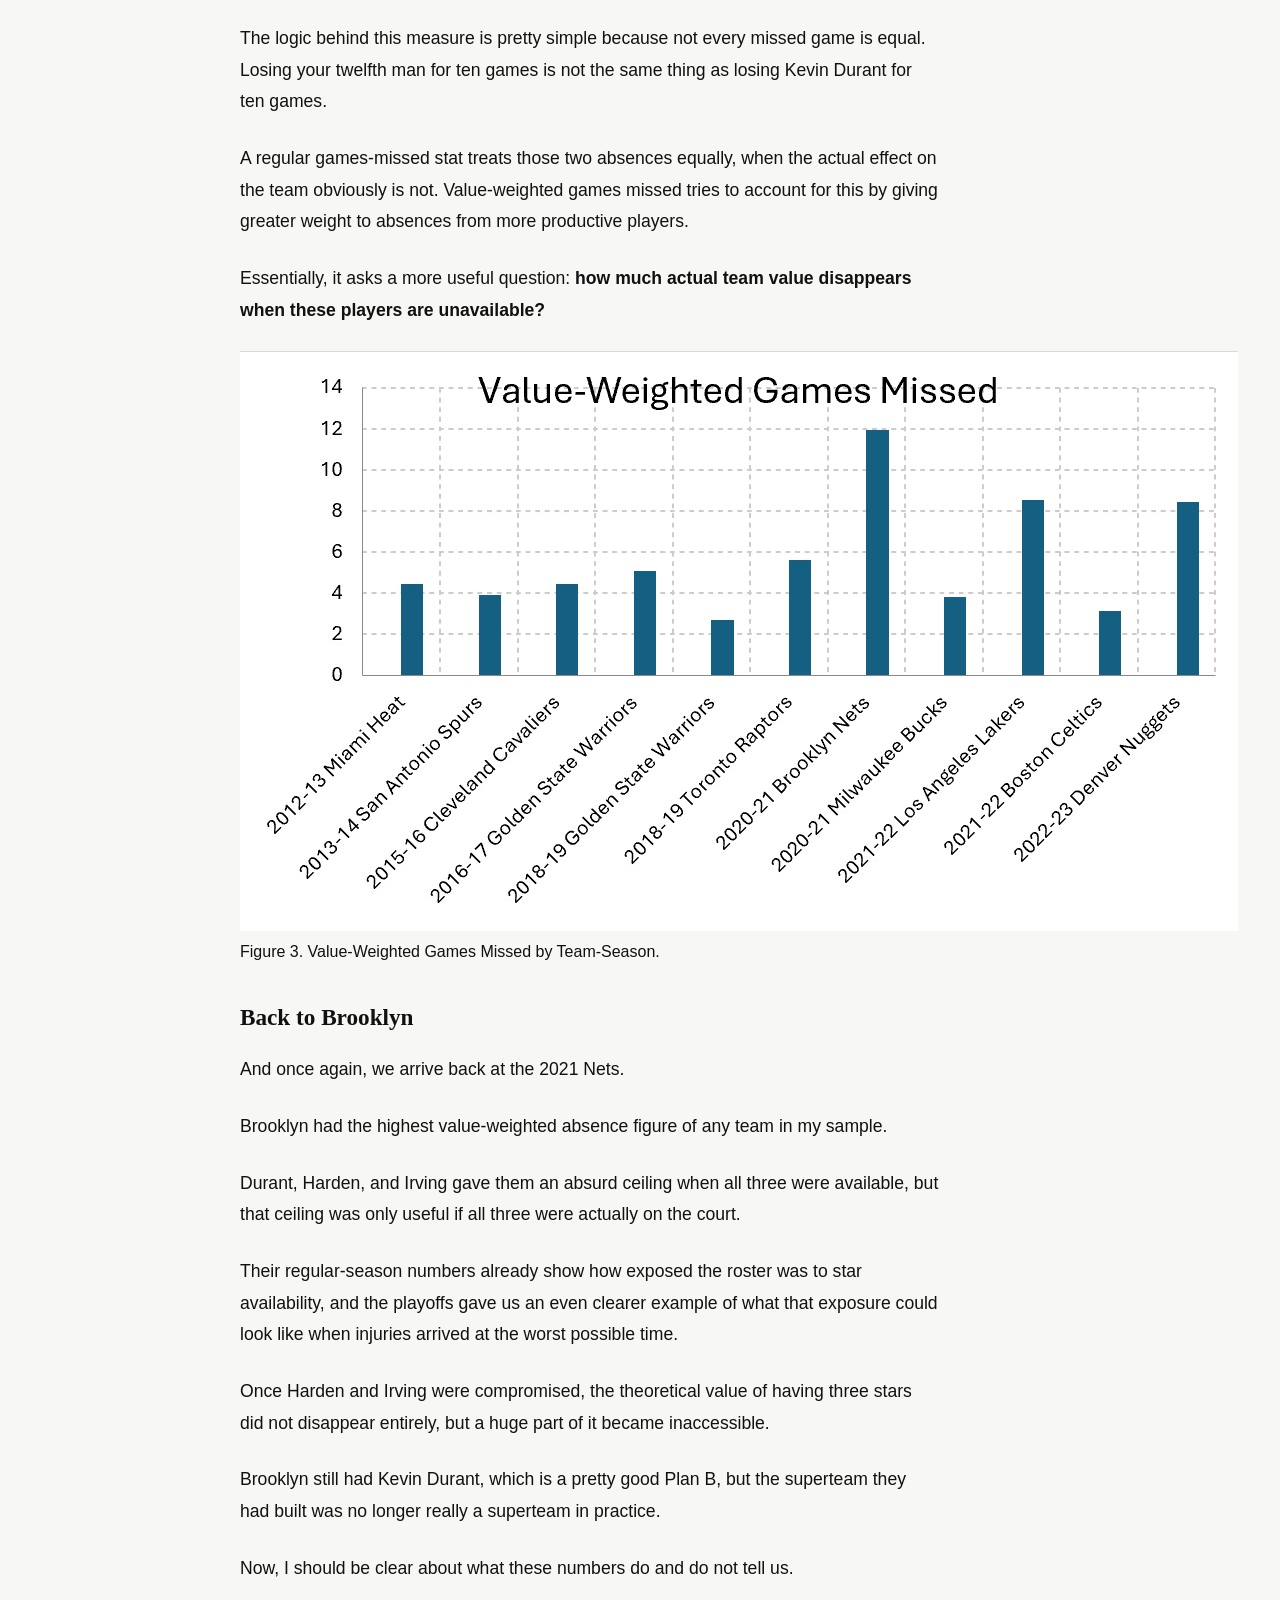
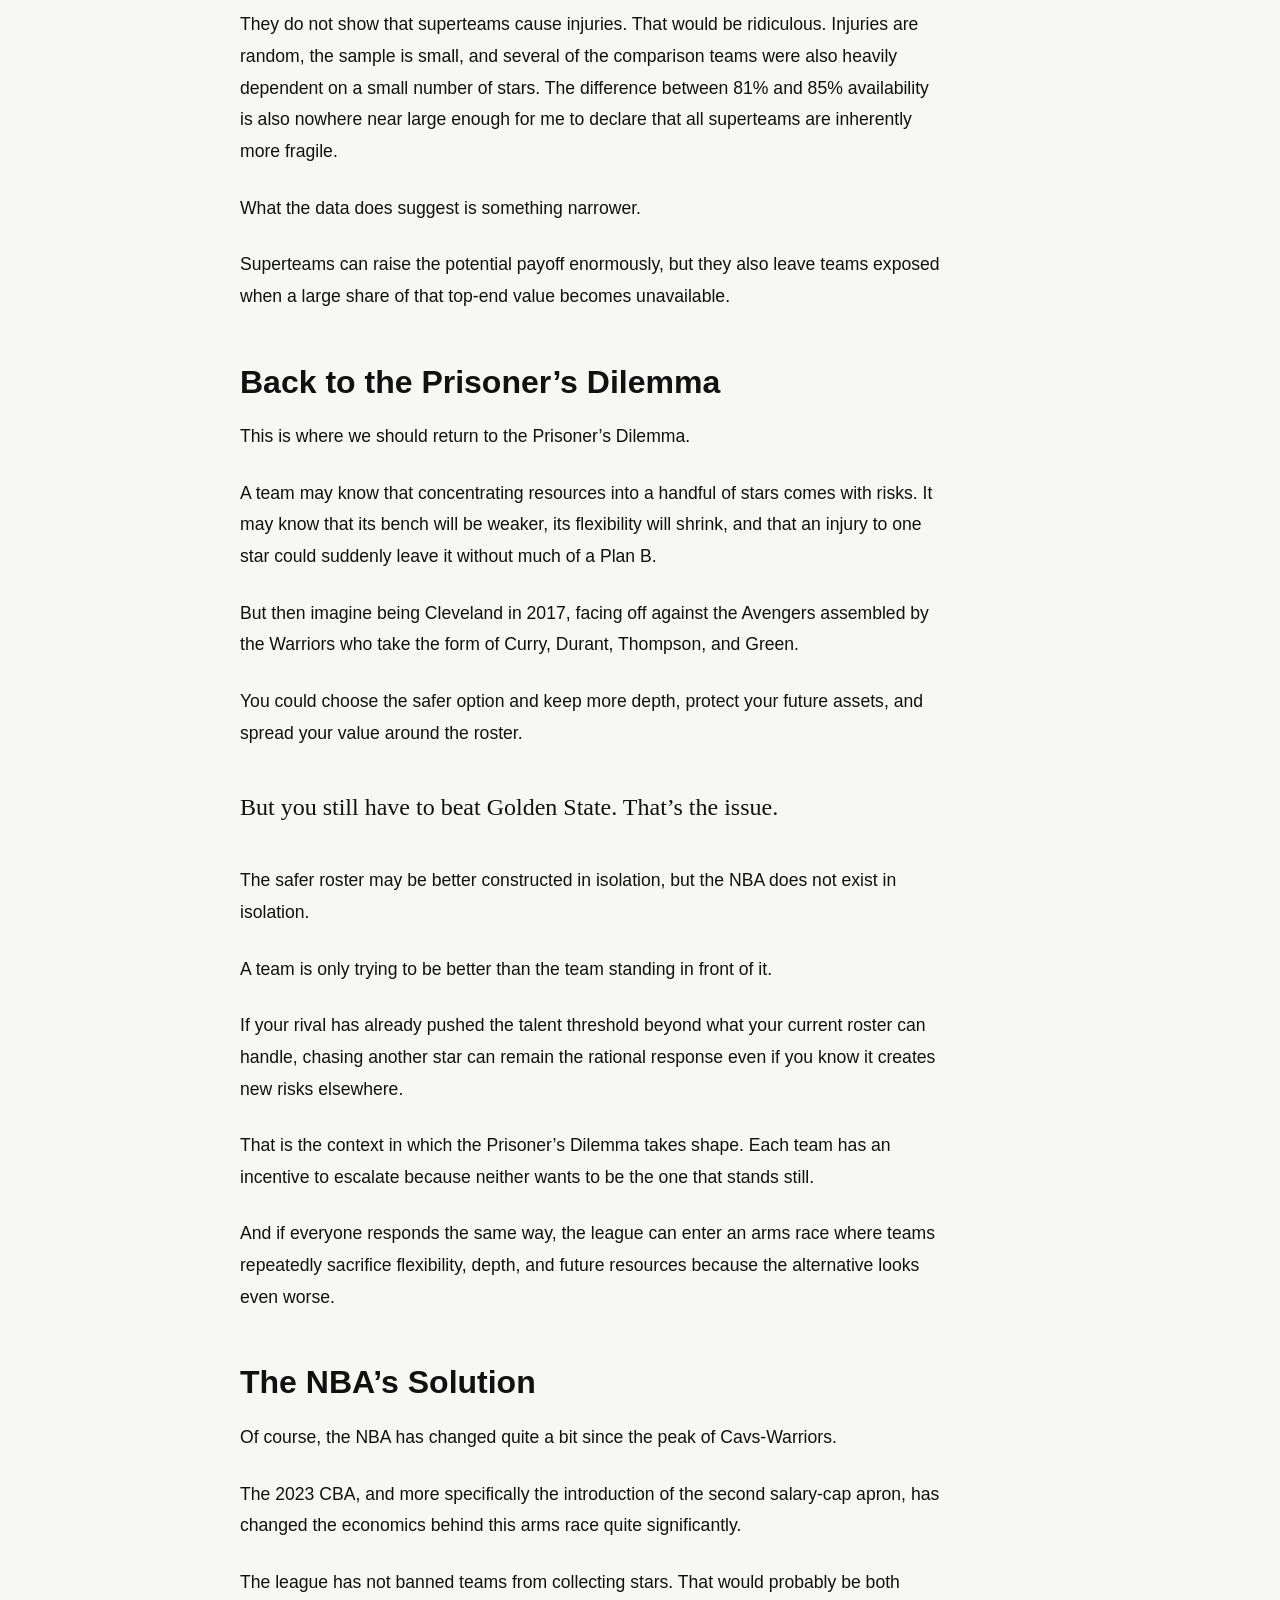
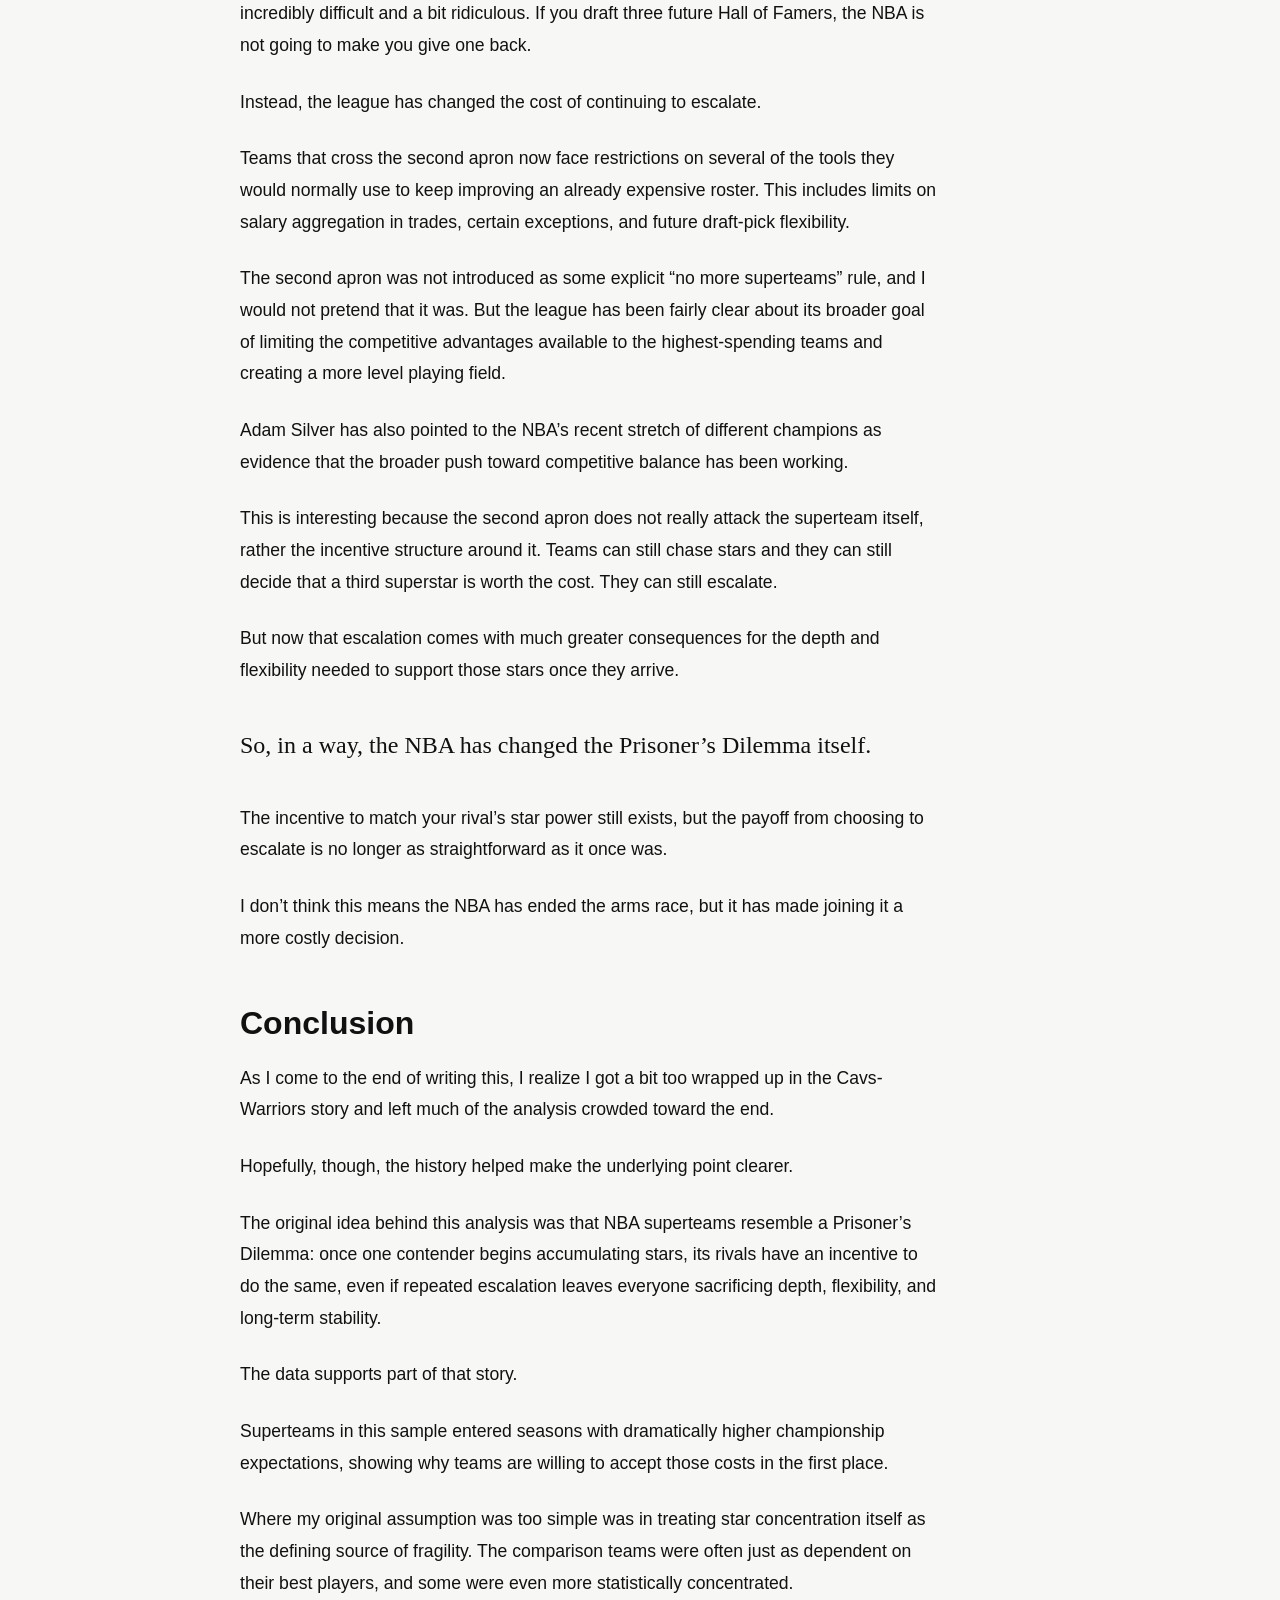
<file: articles/prisoners-dilemma-superteams.html>
<!DOCTYPE html>
<html lang="en">

<head>
  <meta charset="UTF-8">
  <meta name="viewport" content="width=device-width, initial-scale=1.0">

  <title>The Prisoner's Dilemma of NBA Superteams | The Net Effect</title>

  <link rel="stylesheet" href="../css/style.css">

  <!-- Article-specific styling -->
  <style>

    .article-links {
      margin: 20px 0 30px;
    }

    .article-links a {
      color: #111;
      text-decoration: none;
      font-size: 0.8rem;
      font-weight: bold;
      text-transform: uppercase;
      letter-spacing: 1px;
    }

    .article-links a:hover {
      text-decoration: underline;
    }

    .article-body h3 {
      font-family: Georgia, "Times New Roman", serif;
      font-size: 1.45rem;
      margin-top: 35px;
      margin-bottom: 18px;
    }

    /* Prisoner's Dilemma table */

    .payoff-wrapper {
      margin: 40px 0;
      overflow-x: auto;
    }

    .payoff-wrapper table {
      width: 100%;
      border-collapse: collapse;
      font-size: 0.95rem;
    }

    .payoff-wrapper th,
    .payoff-wrapper td {
      border: 1px solid #bbb;
      padding: 18px;
      text-align: center;
    }

    .payoff-wrapper th {
      background: #f1f1ee;
      font-weight: bold;
    }

    .payoff-caption {
      margin-top: 10px;
      color: #777;
      font-size: 0.8rem;
      line-height: 1.5;
    }

    /* Equation */

    .equation-block {
      margin: 35px 0;
      padding: 30px;
      background: #f1f1ee;
      border-left: 3px solid #111;
      text-align: center;
    }

    .equation-block p {
      margin: 8px 0;
      font-family: Georgia, "Times New Roman", serif;
      font-size: 1.2rem;
    }

    .equation-main {
      font-size: 1.6rem !important;
      margin-top: 20px !important;
    }

    /* Dataset callout */

    .data-callout {
      margin: 45px 0;
      padding: 28px;
      border-top: 3px solid #111;
      border-bottom: 1px solid #ccc;
      background: #f1f1ee;
    }

    .data-callout h3 {
      font-family: Georgia, "Times New Roman", serif;
      font-size: 1.6rem;
      margin: 8px 0 10px;
    }

    .data-callout p {
      font-size: 0.95rem;
      margin-bottom: 15px;
    }

    .data-callout-links {
      display: flex;
      gap: 25px;
      flex-wrap: wrap;
      margin-top: 20px;
    }

    .data-callout a {
      color: #111;
      text-decoration: none;
      font-size: 0.8rem;
      font-weight: bold;
      text-transform: uppercase;
      letter-spacing: 1px;
    }

    .data-callout a:hover {
      text-decoration: underline;
    }

    /* Chart placeholders */

    .figure-placeholder {
      margin: 45px 0;
      padding: 70px 25px;
      border: 1px dashed #999;
      text-align: center;
      background: #fafaf8;
    }

    .figure-placeholder strong {
      display: block;
      font-family: Georgia, "Times New Roman", serif;
      font-size: 1.2rem;
      margin-bottom: 8px;
    }

    .figure-placeholder span {
      display: block;
      color: #777;
      font-size: 0.85rem;
    }

    .article-figure {
      margin: 45px 0;
    }

    .article-figure img {
      width: 100%;
      height: auto;
      display: block;
    }

    .article-figure figcaption {
      margin-top: 10px;
      color: #777;
      font-size: 0.8rem;
      line-height: 1.5;
    }

    /* Short emphasis moments */

    .article-emphasis {
      font-family: Georgia, "Times New Roman", serif;
      font-size: 1.5rem !important;
      line-height: 1.5 !important;
      margin: 40px 0 !important;
    }

    /* Caveat section */

    .caveat-section {
      margin-top: 55px;
      padding-top: 30px;
      border-top: 1px solid #ccc;
    }

    @media (max-width: 750px) {

      .payoff-wrapper th,
      .payoff-wrapper td {
        padding: 12px;
        font-size: 0.8rem;
      }

      .equation-block {
        padding: 22px 15px;
      }

    }

  </style>

</head>


<body>

  <header>
    <h1>The Net Effect</h1>
    <p>Basketball, economics, and everything in between.</p>
  </header>


  <nav>
    <a href="../index.html">Home</a>
    <a href="../economics.html">Economics</a>
    <a href="../basketball.html">Basketball</a>
    <a href="../data.html">Data</a>
    <a href="../about.html">About</a>
  </nav>


  <main class="article-page">

    <article>

      <!-- ARTICLE HEADER -->

      <div class="article-category">
        NBA Economics · Game Theory
      </div>

      <h1 class="article-title">
        The Prisoner's Dilemma of NBA Superteams
      </h1>

      <p class="article-subtitle">
        Why NBA teams can rationally chase superstar-heavy rosters even when
        the arms race creates new costs, risks, and roster fragility.
      </p>

      <div class="article-byline">
        By SEB · September 2026
      </div>

      <div class="article-links">
        <a href="../data.html">
          View the Dataset →
        </a>
      </div>

      <hr>


      <div class="article-body">


        <!-- INTRODUCTION -->

        <p>
          NBA teams don’t build their rosters in a vacuum. Every superstar
          signing, blockbuster trade, or all-in move changes the decisions
          facing all the teams in the league. Once one team decides to
          escalate, everyone else has to choose to either keep up or risk
          being left behind.
        </p>

        <p>
          This is where the Prisoner’s Dilemma comes in.
        </p>

        <p>
          I, like most other Economics students (I assume), was thrown this
          thought experiment early on in my academic career. It took me a few
          years of scrambling through courses to come back to it, but it turns
          out it’s a pretty useful way of thinking about how NBA teams respond
          to one another. Before getting into that, though, it’s probably worth 
          explaining what the Dilemma is.
        </p>


        <!-- PRISONER'S DILEMMA -->

        <h2>The Prisoner’s Dilemma</h2>

        <p>
          The original dilemma has a few variations, but for the sake of
          argument we can keep it simple. Two members of a criminal gang are
          arrested and separated. The police do not have enough evidence to
          convict either of them on the main charge, so if both stay silent
          they will each serve one year on a lesser offence.
        </p>

        <p>
          However, each prisoner is offered the chance to testify against the
          other. If one testifies while the other stays silent, the one who
          talks goes free while the other serves three years. If both testify,
          they each serve two.
        </p>

        <p>
          Since neither prisoner can communicate with the other, each has to
          make the decision independently. If we assume both are rational and
          only care about minimizing their own sentence, testifying becomes
          the best response either way: if the other stays silent, you go
          free, and if they testify, you serve two years instead of three.
        </p>

        <p>
          The problem is that when both follow that logic, they each end up
          serving two years, even though both staying silent would have left
          them better off.
        </p>


        <div class="payoff-wrapper">

          <table>

            <tr>
              <th></th>
              <th>Prisoner B Stays Silent</th>
              <th>Prisoner B Testifies</th>
            </tr>

            <tr>
              <th>Prisoner A Stays Silent</th>
              <td>
                A: 1 year<br>
                B: 1 year
              </td>
              <td>
                A: 3 years<br>
                B: 0 years
              </td>
            </tr>

            <tr>
              <th>Prisoner A Testifies</th>
              <td>
                A: 0 years<br>
                B: 3 years
              </td>
              <td>
                A: 2 years<br>
                B: 2 years
              </td>
            </tr>

          </table>

          <div class="payoff-caption">
            A basic Prisoner’s Dilemma. Each prisoner has an individual
            incentive to testify even though mutual silence produces the
            better collective outcome.
          </div>

        </div>


        <p>
          How is this relevant to the NBA, you ask? It may be helpful here
          to look at a specific example.
        </p>


        <!-- CAVS VS WARRIORS -->

        <h2>Cleveland vs. Golden State</h2>

        <p>
          In the summer of 2014, LeBron is returning to the Cleveland
          Cavaliers after four years in Miami. Cleveland already has Kyrie
          Irving and quickly makes it clear that it is not interested in
          waiting around, trading No. 1 pick Andrew Wiggins, Anthony Bennett,
          and draft capital for Kevin Love.
        </p>

        <p>
          Later in the season, they add J.R. Smith and Timofey Mozgov,
          rounding out a roster built to compete immediately.
        </p>

        <p>
          At this stage, though, Cleveland is not reacting to Golden State.
          This is simply a classic “win-now” strategy: sacrifice cheap young
          talent and future assets for an established star while LeBron is
          still at his peak.
        </p>

        <p>
          Golden State, meanwhile, is taking a very different route. The
          Warriors had made the playoffs in each of the previous two seasons,
          but they were still developing internally rather than assembling
          stars from elsewhere.
        </p>

        <p>
          Mark Jackson had just been replaced by Steve Kerr, Draymond Green
          was becoming a full-time starter, and the now-iconic
          Curry-Klay-Green core was beginning to take shape. Of course, we
          know what that core eventually becomes, but let’s not get ahead of
          ourselves.
        </p>


        <h3>2014–15</h3>

        <p>
          Let’s return to the beginning of the 2014–15 season. To recap, on
          one side of the ring we have the star-studded Cavs, carrying massive
          expectations and widely projected to contend for the title. In the
          other corner are the Warriors, viewed as a dangerous playoff team 
          but still surrounded by uncertainty under first-year head coach
          Steve Kerr.
        </p>

        <p>
          As the season progresses, though, Golden State quickly proves it
          belongs in a different category. The Warriors finish with a
          league-best 67 wins before meeting Cleveland in the Finals and
          taking the championship in six games, 4–2.
        </p>


        <h3>2015–16</h3>

        <p>
          For the 2015–16 season, Cleveland had to adapt to Golden State’s
          style of play. The Warriors’ biggest strengths were their
          three-point shooting and small, switchable lineups, which created
          constant spacing, mismatches, and fast-paced scoring opportunities.
        </p>

        <p>
          Cleveland responded by building a roster that could better survive
          that kind of game. They added veteran wing Richard Jefferson and
          traded for Channing Frye, a 6’11” big who could stretch the floor
          and pull opposing centers away from the paint, opening driving lanes
          for LeBron and Kyrie. These moves were not made solely with Golden State 
          in mind, but it is hard to ignore how clearly they helped Cleveland match
          up with the Warriors’ style.
        </p>

        <p>
          Meanwhile, Golden State simply doubled down on what had worked the
          year before, and it worked even better. The Warriors finished with a
          league-record 73–9 record, Curry became the first unanimous MVP, and
          Golden State entered the Finals as the favorite.
        </p>

        <p>
          Then the unexpected happened.
        </p>

        <p>
          LeBron and Kyrie exploded offensively, Tristan Thompson punished
          Golden State on the glass, and Cleveland completed the comeback to
          win the championship 4–3.
        </p>


        <h3>Summer 2016</h3>

        <p>
          Golden State still had an incredible lineup despite the loss in the
          Finals. They had Curry, Thompson, Green, and Iguodala, along with a
          coach who already knew exactly how to get the best out of them.
        </p>

        <p>
          You would expect them to improve the bench, tweak the center
          rotation, and run it back.
        </p>

        <p class="article-emphasis">
          Instead, they add Kevin Durant.
        </p>

        <p>
          It is important to note here that a major reason Golden State was
          even able to make this move was the sudden jump in the salary cap to
          $94.143 million following the NBA’s new television deal. The cap increased 
          by roughly 34.5% in a single offseason, creating an unusual amount of space 
          at exactly the right time for the Warriors.
        </p>

        <p>
          Suddenly, Golden State could roll out some combination of Curry,
          Klay, Durant, Green, and Iguodala, creating a very serious problem
          for Cleveland.
        </p>

        <p>
          The Cavs, already loaded with expensive stars, did not have the
          luxury of simply responding by adding another MVP of their own.
          Instead, they tried to increase their firepower around the margins,
          most notably by trading for Kyle Korver.
        </p>

        <p>
          Essentially, Cleveland could not completely stop the Warriors’
          offense, so they tried to build enough shooting of their own to keep
          up with it.
        </p>

        <p>
          But it wasn’t enough.
        </p>

        <p>
          Golden State took the 2017 Finals 4–1, with Durant winning Finals
          MVP, and the arms race had officially moved to another level.
        </p>

        <p>
          At this point, Cleveland’s problem wasn’t simply how they could
          improve their roster. They had to keep pace with a rival that had
          moved the bar seemingly beyond reach.
        </p>

        <p>
          Adding Korver made the Cavs better in absolute terms, but the NBA
          isn’t an absolute game. Teams are only as good as their competitors’
          weaknesses, and the Warriors seemed to have none.
        </p>

        <p>
          The payoff from investing in a stronger team depends on both how
          much better you become and how your competitors are improving at the
          same time. Korver made Cleveland a better team, but that improvement 
          meant far less once Golden State had added Durant.
        </p>

        <p>
          This is where we begin to see the Prisoner’s Dilemma take shape,
          where both teams have an incentive to keep escalating because
          neither can be the one that stands still.
        </p>


        <!-- ANALYSIS -->

        <h2>So What Does the Data Say?</h2>

        <p>
          Having seen the arms race play out in real time, we can bring this 
          all back to economics.
        </p>

        <p>
          The Cavs and Warriors are obviously only one example, but they give
          us a pretty clean way of thinking about how superteams can affect
          both their direct competitors and the league around them.
        </p>

        <p>
          For four straight seasons, the same two teams met in the Finals.
          That alone should tell us that something unusual was happening at
          the very top of the league.
        </p>

        <p>
          But before getting too far ahead of ourselves, let’s go back to
          basics.
        </p>

        <p>
          For the purposes of this article, I am defining a superteam as a
          roster built around multiple established stars whose combined talent
          gives them a major competitive advantage over the rest of the
          league.
        </p>

        <p>
          The logic behind building one is pretty straightforward. Teams want
          to win championships, and adding another superstar should, in
          theory, increase the chances of doing exactly that.
        </p>


        <!-- EXPECTED VALUE EQUATION -->

        <div class="equation-block">

          <p>
            If winning the Championship is represented by
            <strong>C = 1</strong>
          </p>

          <p>
            and not winning by
            <strong>C = 0</strong>,
          </p>

          <p class="equation-main">
            E[C] = P(Championship)
          </p>

        </div>


        <p>
          That is really just a slightly more complicated way of saying that
          if a team wants to maximize the expected value of its season, it
          should try to maximize its probability of winning the title.
        </p>

        <p>
          When a team commits cap space, draft assets, roster depth, or future
          flexibility to another star, this is what it is ultimately chasing:
          a larger P(Championship).
        </p>

        <p>
          And there is an obvious reason why teams are willing to do this.
          Adding another superstar can raise a team’s ceiling far beyond what
          could realistically be achieved by tweaking the eighth man in the
          rotation. But the trade-off, at least in theory, is that more and 
          more of the team’s value becomes tied to a small number of players.
        </p>

        <p>
          Just look at the 2021 Nets. Brooklyn had Durant, Harden, and Irving,
          a trio that on paper looked borderline unfair.
        </p>

        <p>
          But when injuries took Harden and Irving out of the equation, Durant
          was suddenly left carrying a roster whose entire ceiling had been
          built around the presence of all three.
        </p>

        <p>
          It’s simple math really. If one player disappears from a
          balanced roster where the value is spread more evenly, the decline
          may be manageable.
        </p>

        <p>
          If one superstar disappears from a team whose entire identity is
          built around three of them, a huge share of its offensive creation,
          shooting, or defensive value disappears too.
        </p>

        <p>
          In other words, superteams are theoretically trading some robustness
          for a much higher ceiling.
        </p>

        <p>
          And that trade-off matters most in the playoffs. Rotations get
          shorter, weaknesses get targeted more aggressively, and one missing
          star can matter far more than it did during a random Tuesday night
          game in January.
        </p>

        <p>
          Of course, simply stating all of this as fact would be a bit lazy,
          so I wanted to see whether the numbers actually backed it up. To do this,
          I looked at 11 separate team-seasons, made up of six superteam cases and 
          five comparison teams. I used four main measures: Core-3 Win Share concentration,
          average core Net On/Off, core availability, and value-weighted games missed.
        </p>


        <!-- DATASET CALLOUT -->

        <div class="data-callout">

          <div class="card-category">
            The Data Room
          </div>

          <h3>Want to see the numbers?</h3>

          <p>
            The full dataset, player-level data, methodology, variable
            definitions, source links, and analysis dashboard used for this
            article are available in The Data Room.
          </p>

          <div class="data-callout-links">

            <a href="../data.html">
              Explore the Dataset →
            </a>

            <a
              href="../data/superteams/nba_superteam_fragility_dataset.xlsx"
              download>
              Download XLSX ↓
            </a>

          </div>

        </div>


        <!-- FIGURE 1 -->

       <img
          src="../images/articles/superteams/core-value-concentration.jpg"
          alt="Core value concentration by NBA team-season"
        >

        <figcaption>
            Figure 1. Average preseason implied championship probability:
            Superteams vs. comparison teams.
          </figcaption>
        
         </figure>

        <p>
          The first result was exactly what you would expect.
        </p>

        <p>
          The superteams in my sample entered their seasons with an average
          implied championship probability of roughly 35%, compared with about
          7% for the comparison teams.
        </p>

        <p>
          That is a pretty massive gap.
        </p>

        <p>
          So whatever else we may say about the long-term risks of superteams,
          they seem to accomplish the thing they are actually built to do, as
          they raise expectations of winning the title.
        </p>

        <p>
          Now, it is worth noting that these probabilities are not some
          objective truth handed down from the basketball gods. They are 
          betting-market expectations, so not guaranteed outcomes. Still, 
          they give us a useful way of measuring how much championship
          value the market thought these rosters had before the season even
          began.
        </p>

        <p>
          This is where I expected the rest of the data to follow the same
          story.
        </p>

        <p class="article-emphasis">
          It did not.
        </p>


        <!-- VALUE CONCENTRATION -->

        <h2>Is the Value Really More Concentrated?</h2>

        <p>
          My original assumption was that superteams would have a much larger
          share of their value concentrated in their three best players.
        </p>

        <p>
          That would make sense, right? If you build a roster around three
          superstars, surely those three players should account for far more
          of the team’s production than they would on a more balanced
          contender.
        </p>

        <p>
          Instead, the core three accounted for roughly 48% of team wins
          through Win Shares among the superteams in my sample, compared with
          roughly 50% among the comparison teams.
        </p>

        <p>
          On/off performance tells basically the same story. The average
          core-player Net On/Off was +7.1 for the superteams and +7.7 for the
          comparison group.
        </p>


        <!-- FIGURE 2 -->

        <img
          src="../images/articles/superteams/core-value-concentration.jpg"
          alt="Core value concentration by NBA team-season"
          >

        <figcaption>
            Figure 2. Core Value Concentration by Team-Season.
          </figcaption>

        </figure>


        <p>
          So this was the first point where the data forced me to admit that
          my original idea was too simple.
        </p>

        <p>
          Superteams were not uniquely concentrated around their three best
          players. In fact, some of the comparison teams were even more
          statistically concentrated.
        </p>

        <p>
          Denver is probably the clearest example. Nikola Jokic can create an
          enormous amount of statistical concentration almost by himself, but
          that does not mean the Nuggets were constructed in the same way as
          the Durant Warriors or the Durant-Harden-Irving Nets.
        </p>

        <p>
          This forced me to rethink what actually separates a superteam from
          an ordinary contender.
        </p>

        <p>
          Simply having three statistically important players clearly is not
          enough. Teams like Denver can be heavily dependent on a small core
          without ever going through the same kind of superstar aggregation.
        </p>

        <p>
          The difference seems to lie less in where the value eventually ends
          up and more in how aggressively the roster is constructed to put
          that value there.
        </p>

        <p>
          Superteams are created through major salary commitments, trades,
          free-agent signings, and, quite often, the sacrifice of depth or
          future flexibility elsewhere.
        </p>

        <p>
          So, with my original Core-3 idea looking a bit shaky, I shifted my
          focus towards what I was really trying to measure in the first
          place:
          <strong>fragility.</strong>
        </p>


        <!-- FRAGILITY -->

        <h2>Does Building a Superteam Create Fragility?</h2>

        <p>
          Here, the difference becomes a little clearer.
        </p>

        <p>
          Across the superteams in the sample, the three core players were
          available for roughly 81% of their eligible games, compared with
          around 85% for the comparison teams.
        </p>

        <p>
          That is not some enormous gap, and I would not pretend that it is,
          but the difference becomes more interesting once we look at
          value-weighted games missed.
        </p>

        <p>
          Superteams recorded an average value-weighted games-missed figure of
          6.19, compared with 4.98 for the comparison teams.
        </p>

        <p>
          The logic behind this measure is pretty simple because not every
          missed game is equal. Losing your twelfth man for ten games is not
          the same thing as losing Kevin Durant for ten games.
        </p>

        <p>
          A regular games-missed stat treats those two absences equally, when
          the actual effect on the team obviously is not. Value-weighted games 
          missed tries to account for this by giving greater weight to absences 
          from more productive players.
        </p>

        <p>
          Essentially, it asks a more useful question:
          <strong>
            how much actual team value disappears when these players are
            unavailable?
          </strong>
        </p>


        <!-- FIGURE 3 -->

       <img
          src="../images/articles/superteams/value-weighted-games-missed.jpg"
          alt="Value-weighted games missed by NBA team-season"
        >

         <figcaption>
            Figure 3. Value-Weighted Games Missed by Team-Season.
          </figcaption>

        </figure>


        <h3>Back to Brooklyn</h3>

        <p>
          And once again, we arrive back at the 2021 Nets.
        </p>

        <p>
          Brooklyn had the highest value-weighted absence figure of any team
          in my sample.
        </p>

        <p>
          Durant, Harden, and Irving gave them an absurd ceiling when all
          three were available, but that ceiling was only useful if all three
          were actually on the court.
        </p>

        <p>
          Their regular-season numbers already show how exposed the roster was
          to star availability, and the playoffs gave us an even clearer
          example of what that exposure could look like when injuries arrived
          at the worst possible time.
        </p>

        <p>
          Once Harden and Irving were compromised, the theoretical value of
          having three stars did not disappear entirely, but a huge part of
          it became inaccessible.
        </p>

        <p>
          Brooklyn still had Kevin Durant, which is a pretty good Plan B, but
          the superteam they had built was no longer really a superteam in
          practice.
        </p>

        <p>
          Now, I should be clear about what these numbers do and do not tell
          us.
        </p>

        <p>
          They do not show that superteams cause injuries. That would be
          ridiculous. Injuries are random, the sample is small, and several of the
          comparison teams were also heavily dependent on a small number of
          stars. The difference between 81% and 85% availability is also nowhere near
          large enough for me to declare that all superteams are inherently
          more fragile.
        </p>

        <p>
          What the data does suggest is something narrower.
        </p>

        <p>
          Superteams can raise the potential payoff enormously, but they also
          leave teams exposed when a large share of that top-end value becomes
          unavailable.
        </p>


        <!-- RETURN TO PRISONER'S DILEMMA -->

        <h2>Back to the Prisoner’s Dilemma</h2>

        <p>
          This is where we should return to the Prisoner’s Dilemma.
        </p>

        <p>
          A team may know that concentrating resources into a handful of stars
          comes with risks. It may know that its bench will be weaker, its
          flexibility will shrink, and that an injury to one star could
          suddenly leave it without much of a Plan B.
        </p>

        <p>
          But then imagine being Cleveland in 2017, facing off against the
          Avengers assembled by the Warriors who take the form of Curry,
          Durant, Thompson, and Green.
        </p>

        <p>
          You could choose the safer option and keep more depth, protect your
          future assets, and spread your value around the roster.
        </p>

        <p class="article-emphasis">
          But you still have to beat Golden State. That’s the issue.
        </p>

        <p>
          The safer roster may be better constructed in isolation, but the NBA
          does not exist in isolation.
        </p>

        <p>
          A team is only trying to be better than the team standing in front
          of it.
        </p>

        <p>
          If your rival has already pushed the talent threshold beyond what
          your current roster can handle, chasing another star can remain the
          rational response even if you know it creates new risks elsewhere.
        </p>

        <p>
          That is the context in which the Prisoner’s Dilemma takes shape. 
          Each team has an incentive to escalate because neither wants to be
          the one that stands still.
        </p>

        <p>
          And if everyone responds the same way, the league can enter an arms
          race where teams repeatedly sacrifice flexibility, depth, and future
          resources because the alternative looks even worse.
        </p>


        <!-- SECOND APRON -->

        <h2>The NBA’s Solution</h2>

        <p>
          Of course, the NBA has changed quite a bit since the peak of
          Cavs-Warriors.
        </p>

        <p>
          The 2023 CBA, and more specifically the introduction of the second
          salary-cap apron, has changed the economics behind this arms race
          quite significantly.
        </p>

        <p>
          The league has not banned teams from collecting stars. That would
          probably be both incredibly difficult and a bit ridiculous. If you 
          draft three future Hall of Famers, the NBA is not going to make you 
          give one back.
        </p>

        <p>
          Instead, the league has changed the cost of continuing to escalate.
        </p>

        <p>
          Teams that cross the second apron now face restrictions on several
          of the tools they would normally use to keep improving an already
          expensive roster. This includes limits on salary aggregation in
          trades, certain exceptions, and future draft-pick flexibility.
        </p>

        <p>
          The second apron was not introduced as some explicit “no more
          superteams” rule, and I would not pretend that it was. But the league
          has been fairly clear about its broader goal of limiting the competitive
          advantages available to the highest-spending teams and creating a more
          level playing field.
        </p>

        <p>
          Adam Silver has also pointed to the NBA’s recent stretch of
          different champions as evidence that the broader push toward
          competitive balance has been working.
        </p>

        <p>
          This is interesting because the second apron does not really attack
          the superteam itself, rather the incentive structure around it. Teams can 
          still chase stars and they can still decide that a third superstar 
          is worth the cost. They can still escalate.
        </p>

        <p>
          But now that escalation comes with much greater consequences for the
          depth and flexibility needed to support those stars once they
          arrive.
        </p>

        <p class="article-emphasis">
          So, in a way, the NBA has changed the Prisoner’s Dilemma itself.
        </p>

        <p>
          The incentive to match your rival’s star power still exists, but
          the payoff from choosing to escalate is no longer as straightforward
          as it once was.
        </p>

        <p>
          I don’t think this means the NBA has ended the arms race, but it has
          made joining it a more costly decision.
        </p>


        <!-- CONCLUSION -->

        <h2>Conclusion</h2>

        <p>
          As I come to the end of writing this, I realize I got a bit too
          wrapped up in the Cavs-Warriors story and left much of the analysis
          crowded toward the end.
        </p>

        <p>
          Hopefully, though, the history helped make the underlying point
          clearer.
        </p>

        <p>
          The original idea behind this analysis was that NBA superteams
          resemble a Prisoner’s Dilemma: once one contender begins
          accumulating stars, its rivals have an incentive to do the same,
          even if repeated escalation leaves everyone sacrificing depth,
          flexibility, and long-term stability.
        </p>

        <p>
          The data supports part of that story.
        </p>

        <p>
          Superteams in this sample entered seasons with dramatically higher
          championship expectations, showing why teams are willing to accept
          those costs in the first place.
        </p>

        <p>
          Where my original assumption was too simple was in treating star
          concentration itself as the defining source of fragility. The 
          comparison teams were often just as dependent on their best
          players, and some were even more statistically concentrated.
        </p>

        <p>
          The clearer risk appeared in availability.
        </p>

        <p>
          When a superteam commits so much of its ceiling to a few elite
          players, injuries to those players can erase much of the advantage
          the roster was built to create.
        </p>

        <p>
          So the problem is not that superteams are inherently worse, or even
          inherently more fragile, but that the competitive environment can
          make teams rationally accept greater costs and risks simply because
          standing still may be worse.
        </p>

        <p>
          The NBA’s second apron can therefore be seen as an attempt to alter
          that payoff structure, making continued escalation more expensive
          and giving teams a stronger reason to preserve depth and flexibility
          rather than endlessly chase the next star.
        </p>


        <!-- LIMITATIONS -->

        <section class="caveat-section">

          <h2>A Few Important Caveats</h2>

          <p>
            This is where I will leave the analysis. I would, of course, be
            remiss if I did not acknowledge its shortcomings.
          </p>

          <p>
            Adding more teams would provide a more robust picture, as a single
            extreme case, such as the 2021 Nets, can move the averages
            substantially.
          </p>

          <p>
            I also use a subjective definition of a superteam, which any
            reasonable fan could disagree with, particularly in cases like the
            2021–22 Lakers.
          </p>

          <p>
            My sample is highly selective as well: I chose strong contenders
            such as Denver and Boston to provide a meaningful comparison
            group, but they are not representative of the NBA as a whole.
          </p>

          <p>
            Some of my metrics are also noisy and heavily influenced by
            teammates, opponents, bench quality, injuries, and substitution
            patterns.
          </p>

          <p>
            Much of the quantitative analysis comes from the regular season
            because it provides more observations, even though my broader
            argument is ultimately about championship risk. Losing Kyrie Irving
            for three playoff games, for example, can matter far more than losing 
            him for fifteen games in January.
          </p>

          <p>
            Maybe one day I will return to this with a larger sample and a
            more rigorous model, but for now I am still a college student with
            classes, clubs, and a dissertation that probably deserves more of
            my attention.
          </p>

          <p>
            Still, I will defend the analysis on one point: while it cannot
            establish that constructing a superteam causes greater roster
            fragility, it can show how star-heavy teams performed and how
            exposed they became when their most valuable players were
            unavailable.
          </p>

        </section>

      <section class="references-section">

  <h2>Sources & Further Reading</h2>

  <p class="references-intro">
    Sources used for the historical, economic, and league-policy discussion
    in this article.
  </p>

  <div class="reference-list">

    <p>
      Kuhn, S. (2019).
      “Prisoner’s Dilemma,” <em>Stanford Encyclopedia of Philosophy</em>.
      <a href="https://plato.stanford.edu/archives/sum2021/entries/prisoner-dilemma/"
         target="_blank" rel="noopener noreferrer">
        View source →
      </a>
    </p>

    <p>
      Cleveland Cavaliers (2014).
      “Cavs Sign Free Agent Forward LeBron James,” 12 July.
      <a href="https://www.nba.com/cavaliers/releases/cavaliers-sign-free-agent-forward-lebron-james"
         target="_blank" rel="noopener noreferrer">
        View source →
      </a>
    </p>

    <p>
      Cleveland Cavaliers (2014).
      “Cavs Summer of Love Continues,” 23 August.
      <a href="https://www.nba.com/cavaliers/news/features/kevin-love-trade-140823"
         target="_blank" rel="noopener noreferrer">
        View source →
      </a>
    </p>

    <p>
      Cleveland Cavaliers (2015).
      “Cavaliers Status Update — January 7, 2015.”
      <a href="https://www.nba.com/cavaliers/releases/status-update-150107"
         target="_blank" rel="noopener noreferrer">
        View source →
      </a>
    </p>

    <p>
      Cleveland Cavaliers (2015).
      “Making Moves Before Heading West,” 8 January.
      <a href="https://www.nba.com/cavaliers/news/features/trades-mozgov-150108"
         target="_blank" rel="noopener noreferrer">
        View source →
      </a>
    </p>

    <p>
      NBA.com (2018).
      “How Warriors went from downtrodden days to NBA dynasty.”
      <a href="https://www.nba.com/news/warriors-championship-timeline"
         target="_blank" rel="noopener noreferrer">
        View source →
      </a>
    </p>

    <p>
      NBA.com (2021).
      “Season Review: 2014-15.”
      <a href="https://cdn-uat.nba.com/news/history-season-review-2014-15"
         target="_blank" rel="noopener noreferrer">
        View source →
      </a>
    </p>

    <p>
      Cleveland Cavaliers (2016).
      “Cavaliers Acquire Channing Frye,” 18 February.
      <a href="https://www.nba.com/cavaliers/releases/frye-trade-160218"
         target="_blank" rel="noopener noreferrer">
        View source →
      </a>
    </p>

    <p>
      Cleveland Cavaliers (2020).
      “The Cava-List: 2016 Finals, Building the Beast.”
      <a href="https://www.nba.com/cavaliers/features/cavalist-finals1-200413"
         target="_blank" rel="noopener noreferrer">
        View source →
      </a>
    </p>

    <p>
      NBA Communications (2016).
      “Warriors’ Stephen Curry wins 2015-16 Kia NBA Most Valuable Player Award,”
      10 May.
      <a href="https://pr.nba.com/stephen-curry-2015-16-kia-nba-mvp-award-warriors/"
         target="_blank" rel="noopener noreferrer">
        View source →
      </a>
    </p>

    <p>
      NBA Communications (2016).
      “Historic NBA Finals 2016 sets TV, social, digital and merchandise records,”
      21 June.
      <a href="https://pr.nba.com/nba-finals-2016-records/"
         target="_blank" rel="noopener noreferrer">
        View source →
      </a>
    </p>

    <p>
      NBA Communications (2015).
      “NBA salary cap for 2015-16 season jumps to $70 million,” 8 July.
      <a href="https://pr.nba.com/nba-salary-cap-2015-16-season/"
         target="_blank" rel="noopener noreferrer">
        View source →
      </a>
    </p>

    <p>
      NBA Communications (2016).
      “NBA salary cap for 2016-17 season set at $94.143 million,” 2 July.
      <a href="https://pr.nba.com/nba-salary-cap-2016-17-season/"
         target="_blank" rel="noopener noreferrer">
        View source →
      </a>
    </p>

    <p>
      NBA.com Staff (2021).
      “Top Moments: Kevin Durant signs with Warriors in 2016,” 14 September.
      <a href="https://www.nba.com/news/history-top-moments-kevin-durant-joins-warriors"
         target="_blank" rel="noopener noreferrer">
        View source →
      </a>
    </p>

    <p>
      Cleveland Cavaliers (2017).
      “OFFICIAL: Cavaliers Acquire Kyle Korver From Hawks,” 7 January.
      <a href="https://www.nba.com/cavaliers/releases/korver-trade-170107"
         target="_blank" rel="noopener noreferrer">
        View source →
      </a>
    </p>

    <p>
      Brooklyn Nets (2021).
      “Brooklyn Nets Turn Focus Forward,” 23 June.
      <a href="https://www.nba.com/nets/news/feature/2021/06/23/brooklyn-nets-turn-focus-forward"
         target="_blank" rel="noopener noreferrer">
        View source →
      </a>
    </p>

    <p>
      National Basketball Association and National Basketball Players Association
      (2023). <em>NBA-NBPA Collective Bargaining Agreement</em>.
      <a href="https://www.nbpa.com/cba"
         target="_blank" rel="noopener noreferrer">
        View source →
      </a>
    </p>

    <p>
      NBA Communications (2023).
      “NBA Collective Bargaining Agreement signed,” 28 June.
      <a href="https://pr.nba.com/2023-nba-collective-bargaining-agreement-signed/"
         target="_blank" rel="noopener noreferrer">
        View source →
      </a>
    </p>

    <p>
      Zillgitt, J. (2026).
      “Q&amp;A: NBA executives break down the second apron,
      competitive balance and more,” <em>NBA.com</em>, 25 August.
    </p>

    <p>
      Aschburner, S. (2024).
      “Commissioner Adam Silver breaks down state of NBA at Summer League
      in Las Vegas,” <em>NBA.com</em>, 17 July.
    </p>

  </div>

</section>
        <!-- END DATA LINK -->

        <div class="data-callout">

          <div class="card-category">
            Data & Methodology
          </div>

          <h3>Dig into the analysis</h3>

          <p>
            The workbook behind this article includes the complete
            team-season dataset, player-level data, methodology, variable
            definitions, dashboard, and original source links.
          </p>

          <div class="data-callout-links">

            <a href="../data.html">
              Visit The Data Room →
            </a>

            <a
              href="../data/superteams/nba_superteam_fragility_dataset.xlsx"
              download>
              Download the Dataset ↓
            </a>

          </div>

        </div>


      </div>

    </article>

  </main>


  <footer>
    The Net Effect · Basketball, economics, and everything in between.
  </footer>

</body>

</html>
</file>
<file: css/style.css>
* {
  box-sizing: border-box;
  margin: 0;
  padding: 0;
}

body {
  font-family: Arial, Helvetica, sans-serif;
  background: #f7f7f5;
  color: #111;
  line-height: 1.6;
}

header {
  text-align: center;
  padding: 55px 20px 35px;
  border-bottom: 1px solid #d9d9d9;
}

header h1 {
  font-size: 3.5rem;
  letter-spacing: -2px;
}

header p {
  margin-top: 8px;
  color: #666;
}

nav {
  display: flex;
  justify-content: center;
  gap: 35px;
  padding: 18px;
  border-bottom: 1px solid #d9d9d9;
  background: white;
}

nav a {
  text-decoration: none;
  color: #111;
  font-weight: 600;
  font-size: 0.9rem;
}

nav a:hover {
  text-decoration: underline;
}

main {
  max-width: 1100px;
  margin: 0 auto;
  padding: 60px 25px;
}

.section-label {
  text-transform: uppercase;
  font-size: 0.8rem;
  letter-spacing: 2px;
  margin-bottom: 18px;
  color: #666;
}

.featured {
  border-top: 3px solid #111;
  border-bottom: 1px solid #ccc;
  padding: 35px 0 45px;
}

.featured h2 {
  font-size: 2.7rem;
  line-height: 1.1;
  max-width: 750px;
  margin-bottom: 18px;
}

.featured p {
  max-width: 650px;
  font-size: 1.1rem;
  color: #555;
}

.article-meta {
  margin-top: 18px;
  font-size: 0.85rem;
  font-weight: bold;
  text-transform: uppercase;
}

.latest {
  margin-top: 65px;
}

.latest h2 {
  font-size: 1.8rem;
  margin-bottom: 25px;
}

.article-grid {
  display: grid;
  grid-template-columns: repeat(3, 1fr);
  gap: 30px;
}

.article-card {
  border-top: 2px solid #111;
  padding-top: 18px;
}

.article-card h3 {
  font-size: 1.4rem;
  line-height: 1.2;
  margin-bottom: 10px;
}

.article-card p {
  color: #666;
  font-size: 0.95rem;
}

footer {
  margin-top: 80px;
  padding: 35px;
  text-align: center;
  border-top: 1px solid #ddd;
  color: #777;
  font-size: 0.85rem;
}

@media (max-width: 750px) {
  header h1 {
    font-size: 2.5rem;
  }

  nav {
    gap: 18px;
    flex-wrap: wrap;
  }

  .featured h2 {
    font-size: 2rem;
  }

  .article-grid {
    grid-template-columns: 1fr;
  }
}
/* ARTICLE PAGES */

.article-page {
  max-width: 850px;
}

.article-page article {
  margin: 0 auto;
}

.article-category {
  text-transform: uppercase;
  letter-spacing: 2px;
  font-size: 0.8rem;
  font-weight: bold;
  margin-bottom: 20px;
  color: #666;
}

.article-title {
  font-size: 3.5rem;
  line-height: 1.05;
  letter-spacing: -2px;
  margin-bottom: 20px;
}

.article-subtitle {
  font-size: 1.3rem;
  line-height: 1.5;
  color: #555;
  max-width: 750px;
  margin-bottom: 25px;
}

.article-byline {
  font-size: 0.9rem;
  font-weight: bold;
  margin-bottom: 30px;
}

.article-page hr {
  border: none;
  border-top: 1px solid #ccc;
  margin-bottom: 40px;
}

.article-body {
  max-width: 700px;
}

.article-body p {
  font-size: 1.1rem;
  line-height: 1.8;
  margin-bottom: 25px;
}

.article-body h2 {
  font-size: 2rem;
  line-height: 1.2;
  margin-top: 50px;
  margin-bottom: 20px;
}

.article-placeholder {
  margin: 40px 0;
  padding: 60px 20px;
  text-align: center;
  border: 1px dashed #999;
  color: #777;
  font-size: 0.8rem;
  letter-spacing: 1px;
}

@media (max-width: 750px) {

  .article-title {
    font-size: 2.5rem;
  }

  .article-subtitle {
    font-size: 1.1rem;
  }

  .article-body p {
    font-size: 1rem;
  }

}
.article-link {
  color: inherit;
  text-decoration: none;
}

.article-link:hover {
  text-decoration: underline;
}
/* HOMEPAGE FEATURE */

.featured-home {
  display: grid;
  grid-template-columns: 1fr 1.35fr;
  gap: 55px;
  align-items: stretch;
  border-top: 3px solid #111;
  border-bottom: 1px solid #ccc;
  padding: 40px 0 55px;
}

.featured-visual {
  min-height: 360px;
  background: #111;
  color: white;
  padding: 30px;
  display: flex;
  flex-direction: column;
  justify-content: space-between;
}

.featured-visual span {
  font-size: 0.75rem;
  letter-spacing: 3px;
  text-transform: uppercase;
}

.featured-visual strong {
  font-family: Georgia, "Times New Roman", serif;
  font-size: 8rem;
  line-height: 0.8;
  font-weight: normal;
}

.featured-content {
  display: flex;
  flex-direction: column;
  justify-content: center;
}

.featured-content h2 {
  font-family: Georgia, "Times New Roman", serif;
  font-size: 3.3rem;
  line-height: 1.05;
  letter-spacing: -2px;
  margin-bottom: 22px;
}

.featured-content h2 a {
  color: #111;
  text-decoration: none;
}

.featured-content h2 a:hover {
  text-decoration: underline;
}

.featured-content p {
  font-size: 1.1rem;
  line-height: 1.7;
  color: #555;
  max-width: 650px;
  margin-bottom: 25px;
}

.read-more {
  color: #111;
  text-decoration: none;
  font-weight: bold;
  text-transform: uppercase;
  font-size: 0.8rem;
  letter-spacing: 1px;
}

.read-more:hover {
  text-decoration: underline;
}


/* SECTION HEADINGS */

.section-heading {
  display: flex;
  justify-content: space-between;
  align-items: end;
  border-bottom: 2px solid #111;
  padding-bottom: 12px;
  margin-bottom: 30px;
}

.section-heading h2 {
  font-family: Georgia, "Times New Roman", serif;
  font-size: 2.4rem;
}


/* ARTICLE CARDS */

.article-card-link {
  color: inherit;
  text-decoration: none;
}

.article-card {
  height: 100%;
  border-top: 3px solid #111;
  padding: 22px 5px 25px;
  transition: transform 0.2s ease;
}

.article-card-link:hover .article-card {
  transform: translateY(-5px);
}

.article-card-link:hover h3 {
  text-decoration: underline;
}

.card-category {
  text-transform: uppercase;
  letter-spacing: 2px;
  font-size: 0.7rem;
  font-weight: bold;
  color: #777;
  margin-bottom: 12px;
}

.article-card h3 {
  font-family: Georgia, "Times New Roman", serif;
  font-size: 1.6rem;
  margin-bottom: 12px;
}

.article-card span {
  display: inline-block;
  margin-top: 20px;
  font-size: 0.75rem;
  font-weight: bold;
  text-transform: uppercase;
  letter-spacing: 1px;
}


/* MOBILE */

@media (max-width: 750px) {

  .featured-home {
    grid-template-columns: 1fr;
    gap: 30px;
  }

  .featured-visual {
    min-height: 240px;
  }

  .featured-visual strong {
    font-size: 5rem;
  }

  .featured-content h2 {
    font-size: 2.4rem;
  }

}
/* CATEGORY + ABOUT PAGES */

.page-intro {
  max-width: 800px;
  padding: 25px 0 55px;
  border-bottom: 1px solid #ccc;
}

.page-intro h1 {
  font-family: Georgia, "Times New Roman", serif;
  font-size: 4rem;
  line-height: 1;
  letter-spacing: -2px;
  margin-bottom: 20px;
}

.page-intro p {
  max-width: 700px;
  font-size: 1.2rem;
  line-height: 1.7;
  color: #555;
}

.about-page {
  max-width: 850px;
}

.about-section {
  max-width: 700px;
  padding: 50px 0;
  border-bottom: 1px solid #ddd;
}

.about-section h2 {
  font-family: Georgia, "Times New Roman", serif;
  font-size: 2rem;
  margin-bottom: 20px;
}

.about-section p {
  font-size: 1.05rem;
  line-height: 1.8;
  margin-bottom: 20px;
  color: #333;
}

.coming-soon {
  color: #777;
  font-style: italic;
}

@media (max-width: 750px) {

  .page-intro h1 {
    font-size: 2.8rem;
  }

}
.dataset-contents {
  margin-top: 25px;
  max-width: 700px;
}

.dataset-contents strong {
  font-size: 0.8rem;
  text-transform: uppercase;
  letter-spacing: 1px;
}

.dataset-contents ul {
  margin-top: 12px;
  padding-left: 20px;
  color: #555;
  line-height: 1.8;
}
/* DATA PAGE */

.dataset-section {
  margin-top: 65px;
}

.dataset-card {
  border-top: 3px solid #111;
  border-bottom: 1px solid #ccc;
  padding: 28px 0 32px;
  max-width: 850px;
}

.dataset-top {
  display: flex;
  justify-content: space-between;
  gap: 30px;
  align-items: flex-start;
}

.dataset-card h2 {
  font-family: Georgia, "Times New Roman", serif;
  font-size: 2rem;
  margin-bottom: 15px;
}

.dataset-card p {
  color: #555;
  max-width: 700px;
  line-height: 1.7;
}

.dataset-year {
  font-size: 0.8rem;
  font-weight: bold;
  color: #777;
}

.dataset-meta {
  display: flex;
  gap: 12px;
  margin-top: 22px;
}

.dataset-meta span {
  border: 1px solid #aaa;
  padding: 5px 9px;
  font-size: 0.7rem;
  text-transform: uppercase;
  letter-spacing: 1px;
}

.dataset-links {
  display: flex;
  gap: 25px;
  margin-top: 25px;
}

.dataset-links a {
  color: #111;
  text-decoration: none;
  font-size: 0.8rem;
  text-transform: uppercase;
  letter-spacing: 1px;
  font-weight: bold;
}

.dataset-links a:hover {
  text-decoration: underline;
}
/* REFERENCES */

.references-section {
  margin-top: 65px;
  padding-top: 35px;
  border-top: 2px solid #111;
}

.references-section h2 {
  font-family: Georgia, "Times New Roman", serif;
  font-size: 2rem;
  margin-bottom: 10px;
}

.references-intro {
  color: #666;
  margin-bottom: 30px !important;
}

.reference-list p {
  font-size: 0.9rem;
  line-height: 1.6;
  margin-bottom: 18px;
  padding-left: 20px;
  text-indent: -20px;
  color: #444;
}

.reference-list a {
  color: #111;
  font-weight: bold;
  text-decoration: none;
  white-space: nowrap;
}

.reference-list a:hover {
  text-decoration: underline;
}
.dataset-sources {
  max-width: 850px;
  margin-top: 25px;
  border-top: 1px solid #ccc;
  border-bottom: 1px solid #ccc;
  padding: 18px 0;
}

.dataset-sources summary {
  cursor: pointer;
  font-size: 0.8rem;
  font-weight: bold;
  text-transform: uppercase;
  letter-spacing: 1px;
}

.dataset-source-content {
  margin-top: 25px;
}

.dataset-source-content h3 {
  font-family: Georgia, "Times New Roman", serif;
  margin: 30px 0 15px;
}

.dataset-source-content ul {
  padding-left: 20px;
  line-height: 1.9;
}

.dataset-source-content a {
  color: #111;
}

.dataset-source-download {
  display: inline-block;
  margin-top: 25px;
  font-size: 0.8rem;
  font-weight: bold;
  text-transform: uppercase;
  letter-spacing: 1px;
  text-decoration: none;
}
</file>
